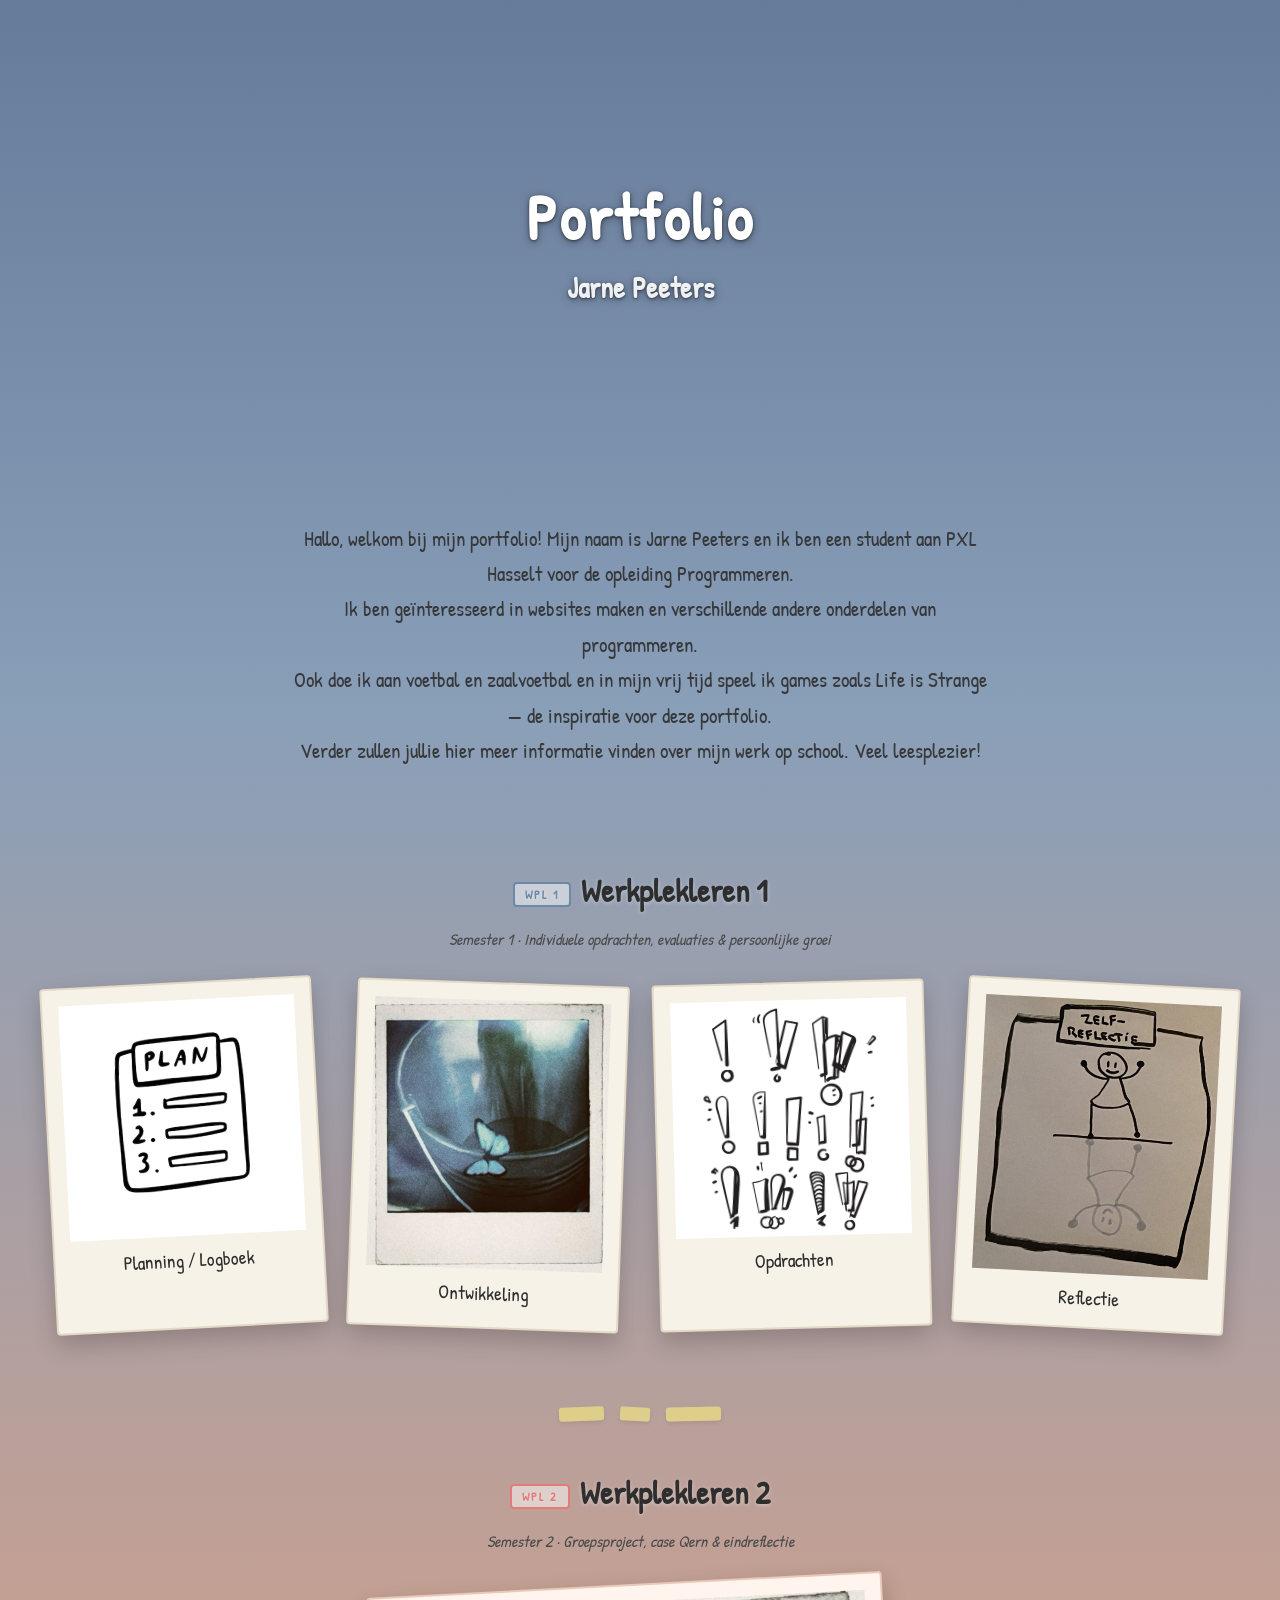
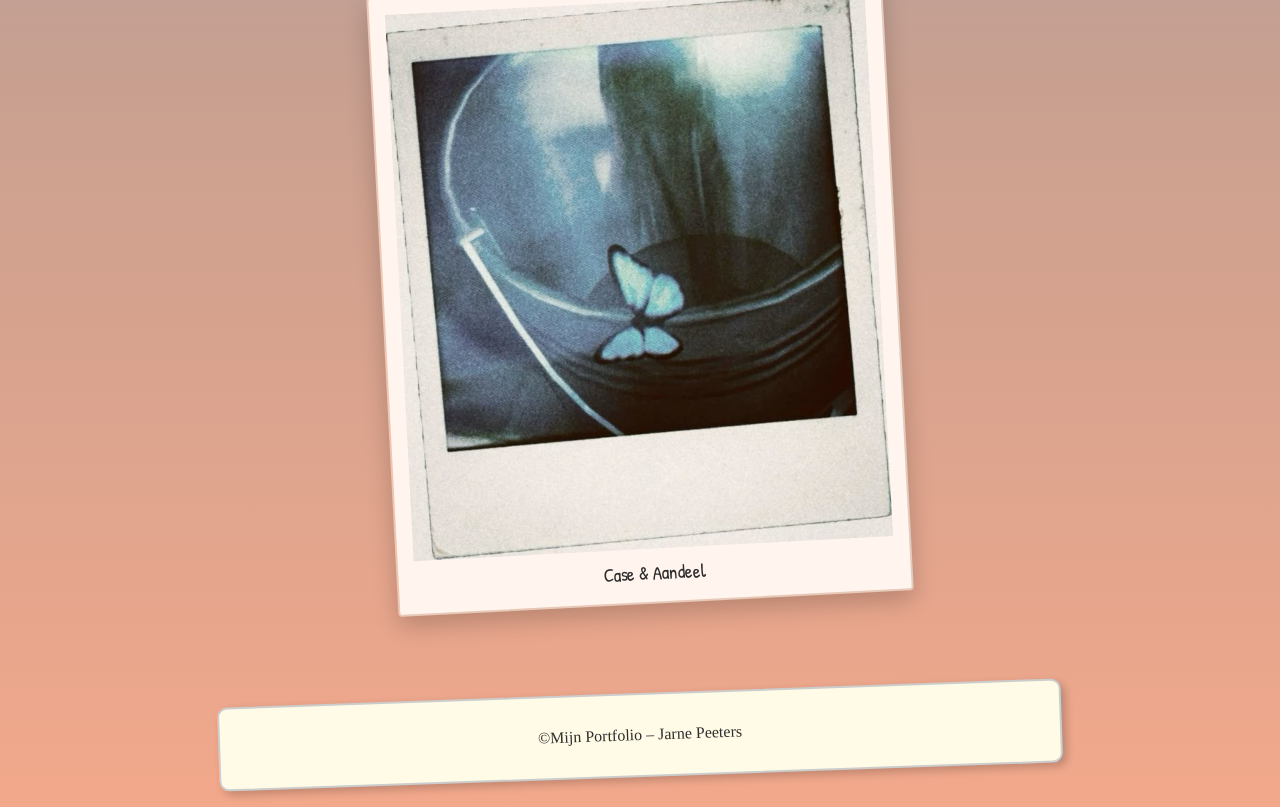
<file: index.html>
<!DOCTYPE html>
<html lang="nl">
<head>
    <meta charset="UTF-8">
    <meta name="viewport" content="width=device-width, initial-scale=1.0">
    <title>Portfolio – Jarne Peeters</title>
    <link rel="icon" type="image/png" href="images/polaroid.png">
    <link rel="preconnect" href="https://fonts.googleapis.com">
    <link rel="preconnect" href="https://fonts.gstatic.com" crossorigin>
    <link href="https://fonts.googleapis.com/css2?family=Patrick+Hand&family=Permanent+Marker&family=Kalam&display=swap" rel="stylesheet">
    <link rel="stylesheet" href="index.css">
</head>
<body>

<section class="hero">
    <h1>Portfolio</h1>
    <h2>Jarne Peeters</h2>
</section>

<section class="inleiding">
    <p class="tagline">
        Hallo, welkom bij mijn portfolio! Mijn naam is Jarne Peeters en ik ben een student aan PXL Hasselt voor de opleiding Programmeren.
        <br>Ik ben geïnteresseerd in websites maken en verschillende andere onderdelen van programmeren.
        <br>Ook doe ik aan voetbal en zaalvoetbal en in mijn vrij tijd speel ik games zoals Life is Strange — de inspiratie voor deze portfolio.
        <br>Verder zullen jullie hier meer informatie vinden over mijn werk op school. Veel leesplezier!
    </p>
</section>

<div class="chapter-header">
    <h2><span class="chapter-stamp">WPL 1</span>Werkplekleren 1</h2>
</div>
<p class="chapter-note">Semester 1 · Individuele opdrachten, evaluaties &amp; persoonlijke groei</p>

<section class="polaroid-grid">

    <a href="Logboek.html" class="polaroid">
        <img src="images/Planning.JPG" alt="Planning en logboek">
        <div class="caption">Planning / Logboek</div>
    </a>

    <a href="Ontwikkeling.html" class="polaroid">
        <img src="images/butterfly_effect.jpg" alt="Ontwikkeling">
        <div class="caption">Ontwikkeling</div>
    </a>

    <a href="Opdrachten.html" class="polaroid">
        <img src="images/quest.jpg" alt="Opdrachten">
        <div class="caption">Opdrachten</div>
    </a>

    <a href="Reflectie.html" class="polaroid">
        <img src="images/Reflectie.jpg" alt="Reflectie">
        <div class="caption">Reflectie</div>
    </a>

</section>

<div class="spacer-tape">
    <div class="tape-bit"></div>
    <div class="tape-bit"></div>
    <div class="tape-bit"></div>
</div>

<div class="chapter-header">
    <h2><span class="chapter-stamp wpl2">WPL 2</span>Werkplekleren 2</h2>
</div>
<p class="chapter-note">Semester 2 · Groepsproject, case Qern &amp; eindreflectie</p>

<section class="polaroid-grid polaroid-grid--small">

    <a href="wpl2.html" class="polaroid polaroid-wpl2">
        <img src="images/butterfly_effect.jpg" alt="WPL2 Case en Aandeel">
        <div class="caption">Case &amp; Aandeel</div>
    </a>

</section>

<footer class="lis-footer">
    <p>©Mijn Portfolio – Jarne Peeters</p>
</footer>

</body>
</html>
</file>
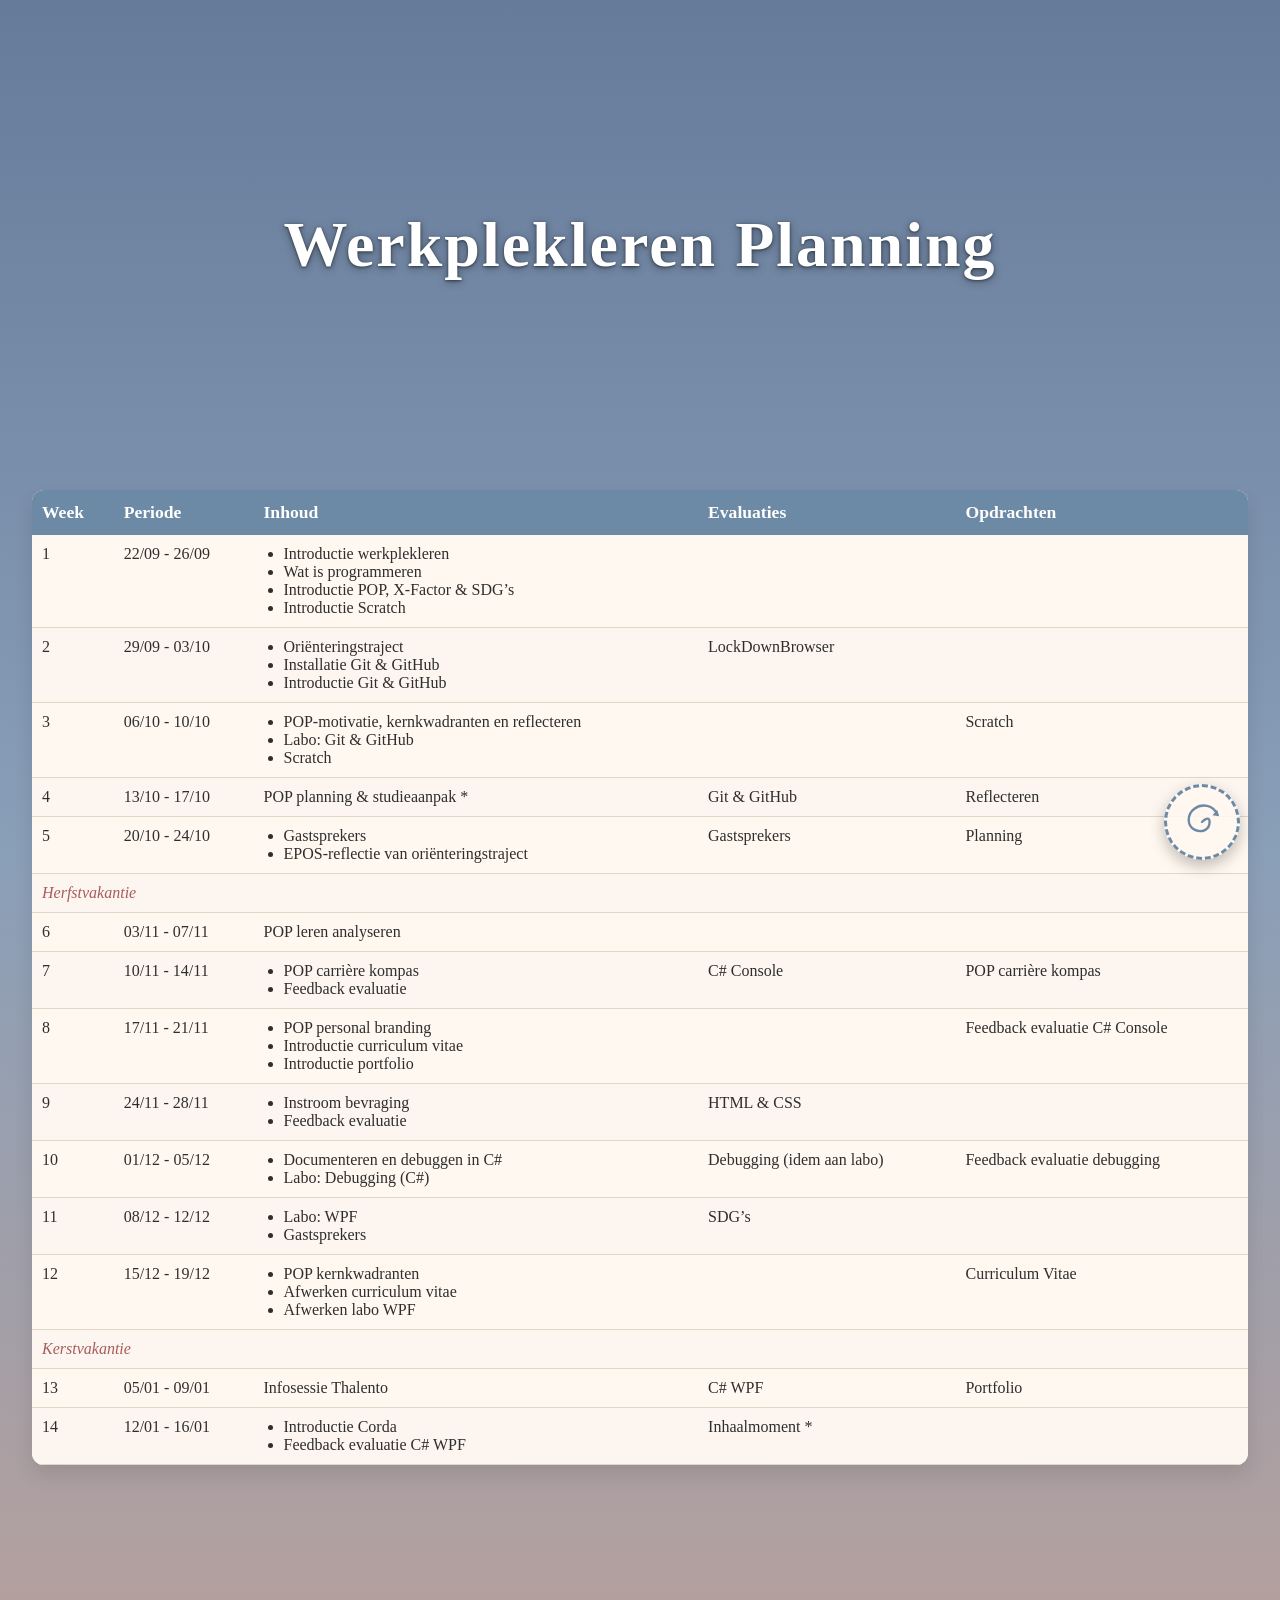
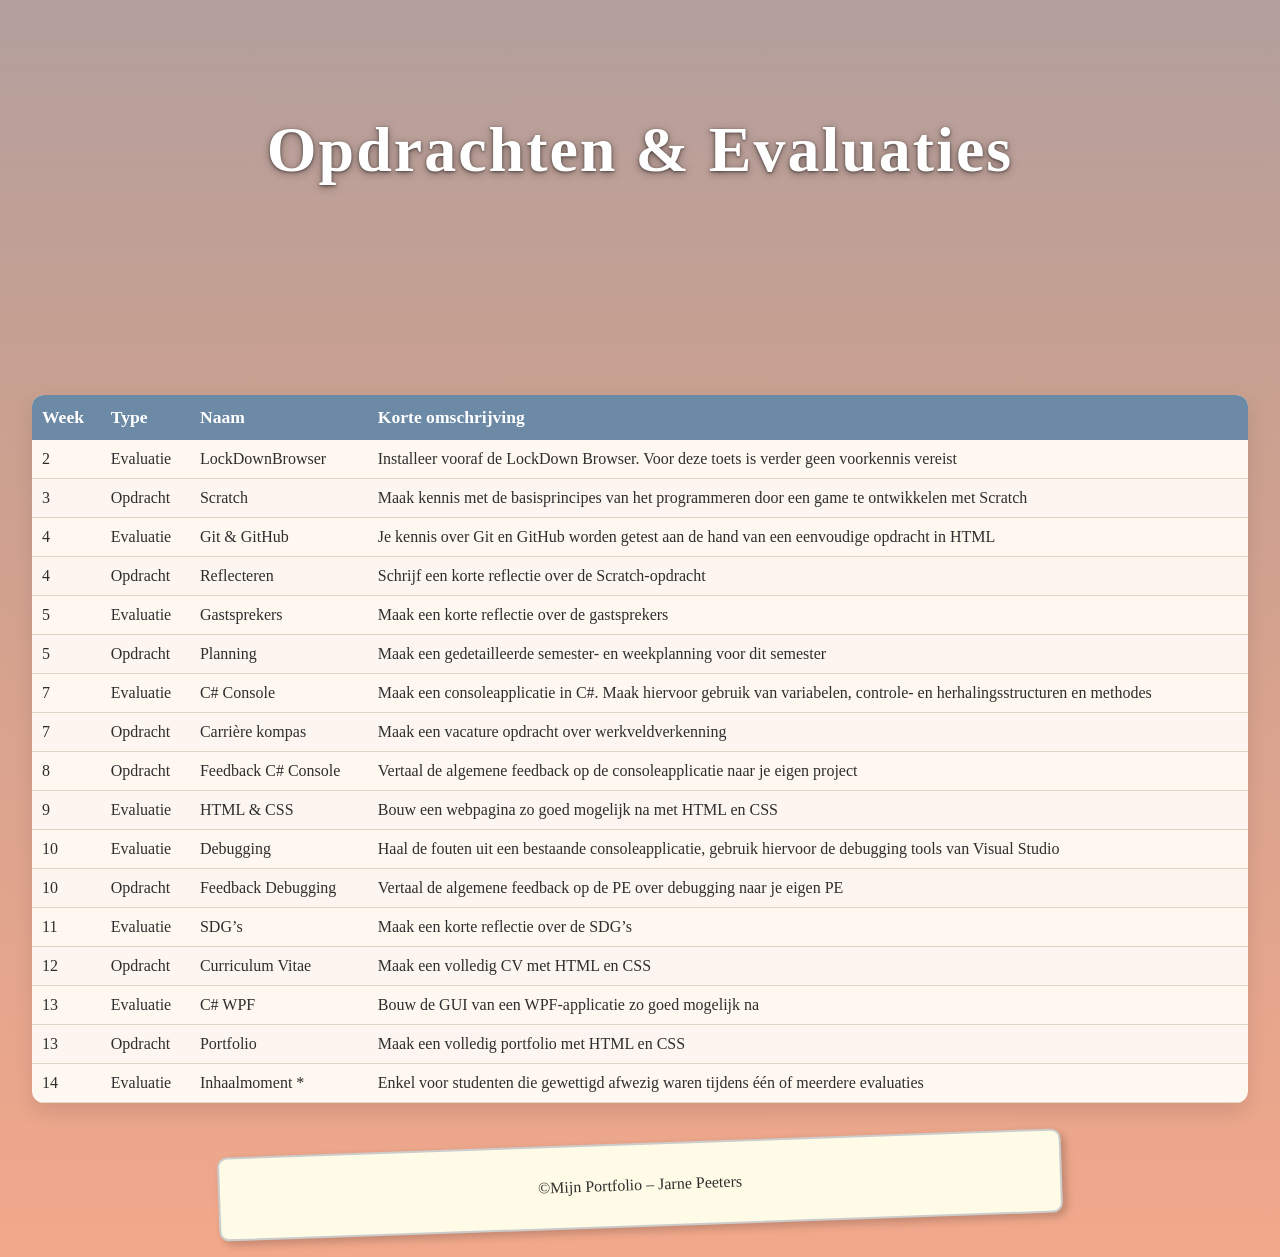
<file: Logboek.html>
<!DOCTYPE html>
<html lang="nl">
<head>
    <meta charset="UTF-8">
    <meta name="viewport" content="width=device-width, initial-scale=1.0">
    <title>Logboek</title>
    <link rel="stylesheet" href="index.css">
    <link rel="icon" type="image/png" href="images/polaroid.png">

</head>
<body>
    <a href="index.html" class="rewind-button-lis" title="Terug naar home">
        <span class="arrow"><svg viewBox="0 0 40 40" fill="none" xmlns="http://www.w3.org/2000/svg"><path d="M20 20 C20 20, 28 12, 28 20 C28 28, 20 32, 12 28 C4 24, 4 12, 12 6 C20 0, 32 2, 36 12" stroke="#6c89a5" stroke-width="2.5" stroke-linecap="round" fill="none"/><polygon points="36,7 38,14 31,13" fill="#6c89a5"/></svg></span>
    </a>
    <h1 class="hero">Werkplekleren Planning</h1>
        <table class="schedule-table">
            <thead>
            <tr>
                <th>Week</th>
                <th>Periode</th>
                <th>Inhoud</th>
                <th>Evaluaties</th>
                <th>Opdrachten</th>
            </tr>
            </thead>
            <tbody>
            <tr>
                <td>1</td>
                <td>22/09 - 26/09</td>
                <td>
                    <ul>
                        <li>Introductie werkplekleren</li>
                        <li>Wat is programmeren</li>
                        <li>Introductie POP, X-Factor & SDG’s</li>
                        <li>Introductie Scratch</li>
                    </ul>
                </td>
                <td></td>
                <td></td>
            </tr>
            <tr>
                <td>2</td>
                <td>29/09 - 03/10</td>
                <td>
                    <ul>
                        <li>Oriënteringstraject</li>
                        <li>Installatie Git & GitHub</li>
                        <li>Introductie Git & GitHub</li>
                    </ul>
                </td>
                <td>LockDownBrowser</td>
                <td></td>
            </tr>
            <tr>
                <td>3</td>
                <td>06/10 - 10/10</td>
                <td>
                    <ul>
                        <li>POP-motivatie, kernkwadranten en reflecteren</li>
                        <li>Labo: Git & GitHub</li>
                        <li>Scratch</li>
                    </ul>
                </td>
                <td></td>
                <td>Scratch</td>
            </tr>
            <tr>
                <td>4</td>
                <td>13/10 - 17/10</td>
                <td>POP planning & studieaanpak *</td>
                <td>Git & GitHub</td>
                <td>Reflecteren</td>
            </tr>
            <tr>
                <td>5</td>
                <td>20/10 - 24/10</td>
                <td>
                    <ul>
                        <li>Gastsprekers</li>
                        <li>EPOS-reflectie van oriënteringstraject</li>
                    </ul>
                </td>
                <td>Gastsprekers</td>
                <td>Planning</td>
            </tr>
            <tr>
                <td colspan="5"><em>Herfstvakantie</em></td>
            </tr>
            <tr>
                <td>6</td>
                <td>03/11 - 07/11</td>
                <td>POP leren analyseren</td>
                <td></td>
                <td></td>
            </tr>
            <tr>
                <td>7</td>
                <td>10/11 - 14/11</td>
                <td>
                    <ul>
                        <li>POP carrière kompas</li>
                        <li>Feedback evaluatie</li>
                    </ul>
                </td>
                <td>C# Console</td>
                <td>POP carrière kompas</td>
            </tr>
            <tr>
                <td>8</td>
                <td>17/11 - 21/11</td>
                <td>
                    <ul>
                        <li>POP personal branding</li>
                        <li>Introductie curriculum vitae</li>
                        <li>Introductie portfolio</li>
                    </ul>
                </td>
                <td></td>
                <td>Feedback evaluatie C# Console</td>
            </tr>
            <tr>
                <td>9</td>
                <td>24/11 - 28/11</td>
                <td>
                    <ul>
                        <li>Instroom bevraging</li>
                        <li>Feedback evaluatie</li>
                    </ul>
                </td>
                <td>HTML & CSS</td>
                <td></td>
            </tr>
            <tr>
                <td>10</td>
                <td>01/12 - 05/12</td>
                <td>
                    <ul>
                        <li>Documenteren en debuggen in C#</li>
                        <li>Labo: Debugging (C#)</li>
                    </ul>
                </td>
                <td>Debugging (idem aan labo)</td>
                <td>Feedback evaluatie debugging</td>
            </tr>
            <tr>
                <td>11</td>
                <td>08/12 - 12/12</td>
                <td>
                    <ul>
                        <li>Labo: WPF</li>
                        <li>Gastsprekers</li>
                    </ul>
                </td>
                <td>SDG’s</td>
                <td></td>
            </tr>
            <tr>
                <td>12</td>
                <td>15/12 - 19/12</td>
                <td>
                    <ul>
                        <li>POP kernkwadranten</li>
                        <li>Afwerken curriculum vitae</li>
                        <li>Afwerken labo WPF</li>
                    </ul>
                </td>
                <td></td>
                <td>Curriculum Vitae</td>
            </tr>
            <tr>
                <td colspan="5"><em>Kerstvakantie</em></td>
            </tr>
            <tr>
                <td>13</td>
                <td>05/01 - 09/01</td>
                <td>Infosessie Thalento</td>
                <td>C# WPF</td>
                <td>Portfolio</td>
            </tr>
            <tr>
                <td>14</td>
                <td>12/01 - 16/01</td>
                <td>
                    <ul>
                        <li>Introductie Corda</li>
                        <li>Feedback evaluatie C# WPF</li>
                    </ul>
                </td>
                <td>Inhaalmoment *</td>
                <td></td>
            </tr>
            </tbody>
        </table>

        <h1 class="hero">Opdrachten & Evaluaties</h1>

        <table class="evaluation-table">
            <thead>
            <tr>
                <th>Week</th>
                <th>Type</th>
                <th>Naam</th>
                <th>Korte omschrijving</th>
            </tr>
            </thead>
            <tbody>
            <tr>
                <td>2</td>
                <td>Evaluatie</td>
                <td>LockDownBrowser</td>
                <td>Installeer vooraf de LockDown Browser. Voor deze toets is verder geen voorkennis vereist</td>
            </tr>
            <tr>
                <td>3</td>
                <td>Opdracht</td>
                <td>Scratch</td>
                <td>Maak kennis met de basisprincipes van het programmeren door een game te ontwikkelen met Scratch</td>
            </tr>
            <tr>
                <td>4</td>
                <td>Evaluatie</td>
                <td>Git & GitHub</td>
                <td>Je kennis over Git en GitHub worden getest aan de hand van een eenvoudige opdracht in HTML</td>
            </tr>
            <tr>
                <td>4</td>
                <td>Opdracht</td>
                <td>Reflecteren</td>
                <td>Schrijf een korte reflectie over de Scratch-opdracht</td>
            </tr>
            <tr>
                <td>5</td>
                <td>Evaluatie</td>
                <td>Gastsprekers</td>
                <td>Maak een korte reflectie over de gastsprekers</td>
            </tr>
            <tr>
                <td>5</td>
                <td>Opdracht</td>
                <td>Planning</td>
                <td>Maak een gedetailleerde semester- en weekplanning voor dit semester</td>
            </tr>
            <tr>
                <td>7</td>
                <td>Evaluatie</td>
                <td>C# Console</td>
                <td>Maak een consoleapplicatie in C#. Maak hiervoor gebruik van variabelen, controle- en herhalingsstructuren en methodes</td>
            </tr>
            <tr>
                <td>7</td>
                <td>Opdracht</td>
                <td>Carrière kompas</td>
                <td>Maak een vacature opdracht over werkveldverkenning</td>
            </tr>
            <tr>
                <td>8</td>
                <td>Opdracht</td>
                <td>Feedback C# Console</td>
                <td>Vertaal de algemene feedback op de consoleapplicatie naar je eigen project</td>
            </tr>
            <tr>
                <td>9</td>
                <td>Evaluatie</td>
                <td>HTML & CSS</td>
                <td>Bouw een webpagina zo goed mogelijk na met HTML en CSS</td>
            </tr>
            <tr>
                <td>10</td>
                <td>Evaluatie</td>
                <td>Debugging</td>
                <td>Haal de fouten uit een bestaande consoleapplicatie, gebruik hiervoor de debugging tools van Visual Studio</td>
            </tr>
            <tr>
                <td>10</td>
                <td>Opdracht</td>
                <td>Feedback Debugging</td>
                <td>Vertaal de algemene feedback op de PE over debugging naar je eigen PE</td>
            </tr>
            <tr>
                <td>11</td>
                <td>Evaluatie</td>
                <td>SDG’s</td>
                <td>Maak een korte reflectie over de SDG’s</td>
            </tr>
            <tr>
                <td>12</td>
                <td>Opdracht</td>
                <td>Curriculum Vitae</td>
                <td>Maak een volledig CV met HTML en CSS</td>
            </tr>
            <tr>
                <td>13</td>
                <td>Evaluatie</td>
                <td>C# WPF</td>
                <td>Bouw de GUI van een WPF-applicatie zo goed mogelijk na</td>
            </tr>
            <tr>
                <td>13</td>
                <td>Opdracht</td>
                <td>Portfolio</td>
                <td>Maak een volledig portfolio met HTML en CSS</td>
            </tr>
            <tr>
                <td>14</td>
                <td>Evaluatie</td>
                <td>Inhaalmoment *</td>
                <td>Enkel voor studenten die gewettigd afwezig waren tijdens één of meerdere evaluaties</td>
            </tr>
            </tbody>
        </table>
    <footer class="lis-footer">
        <p>©Mijn Portfolio – Jarne Peeters</p>
    </footer>

</body>
</html>
</file>
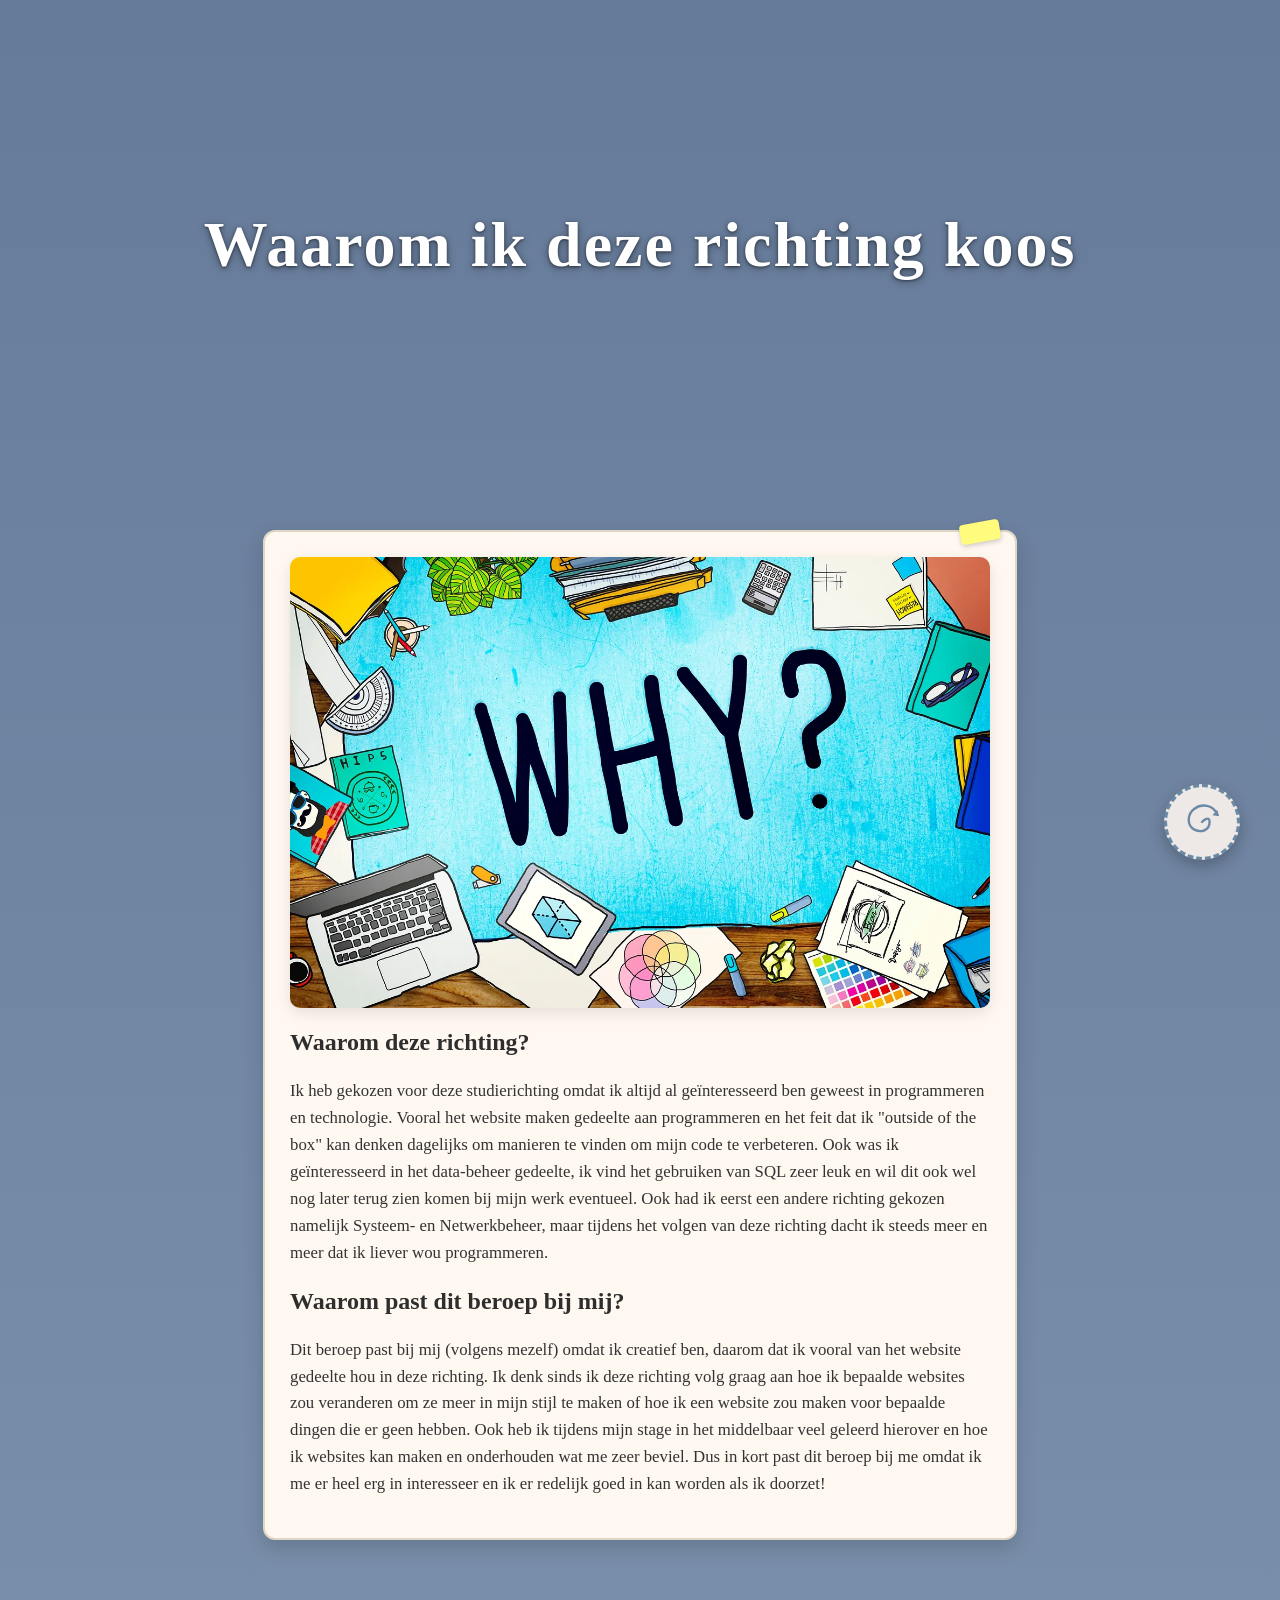
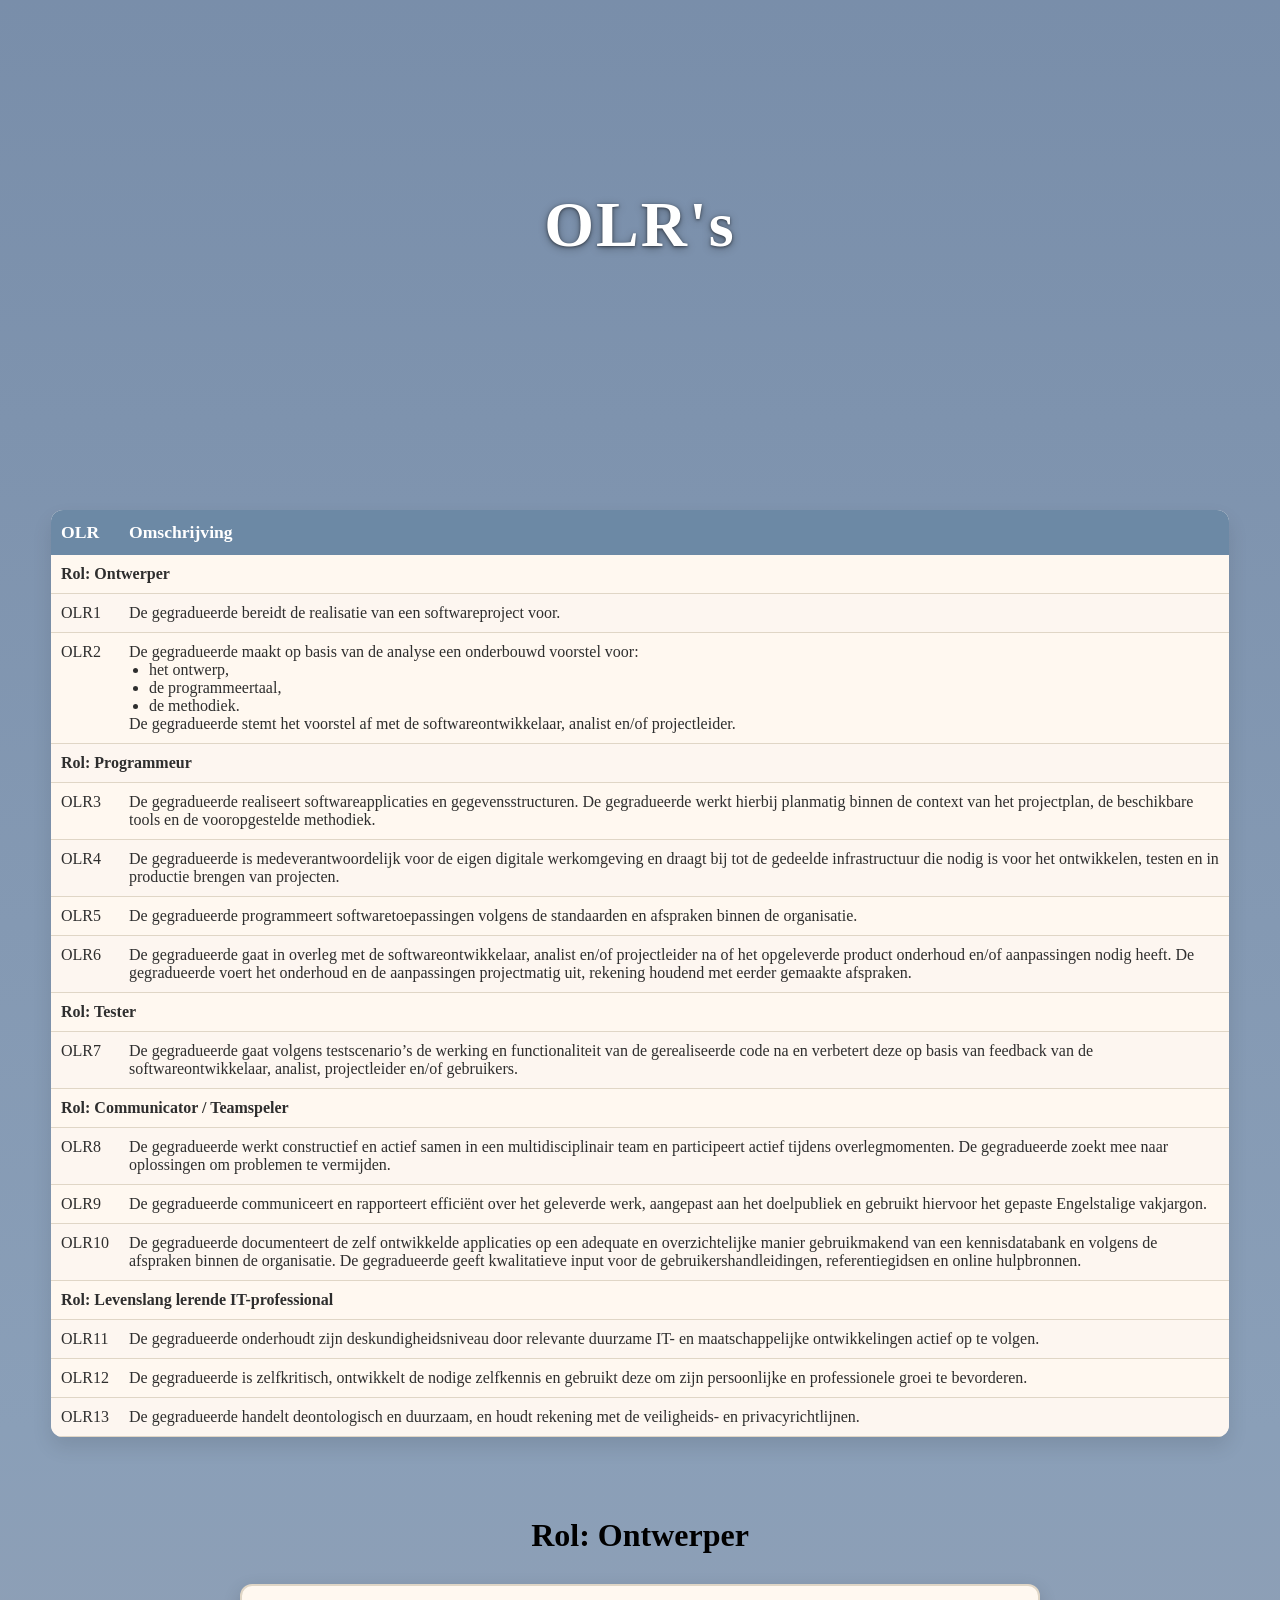
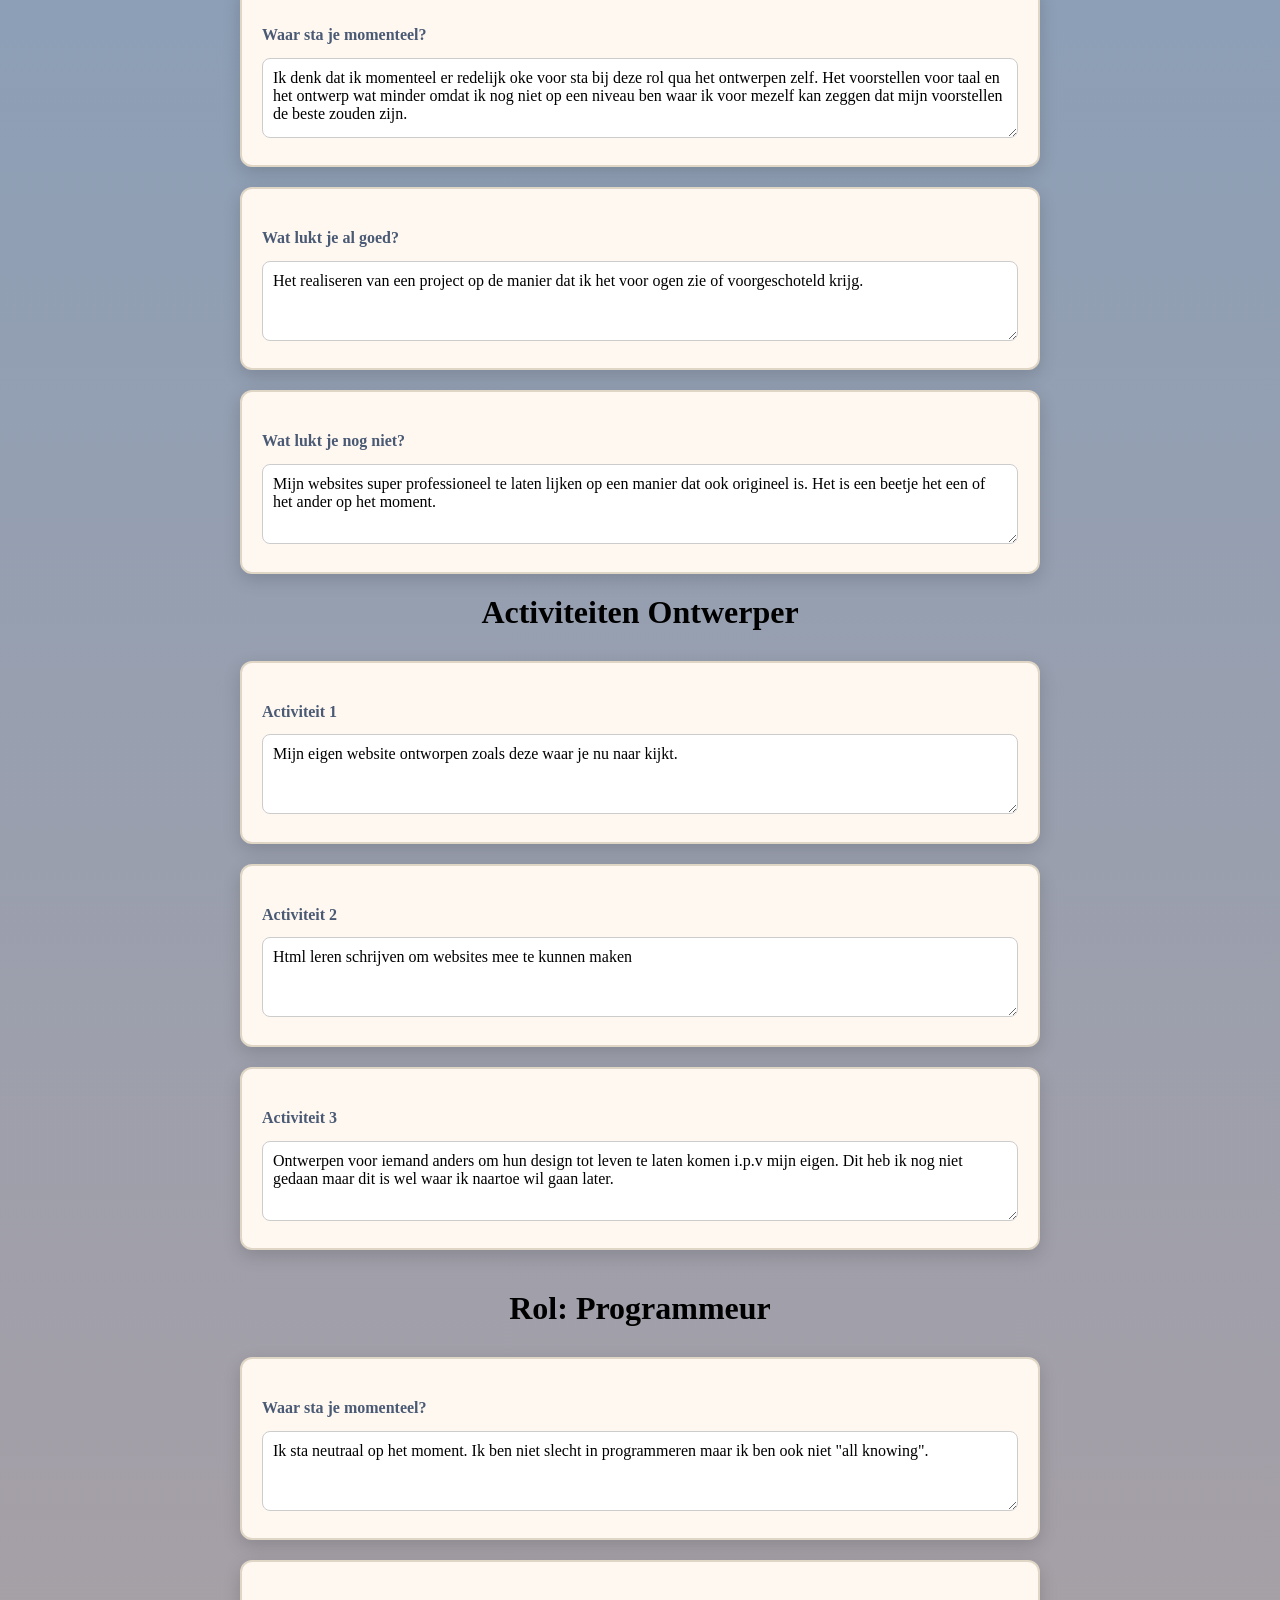
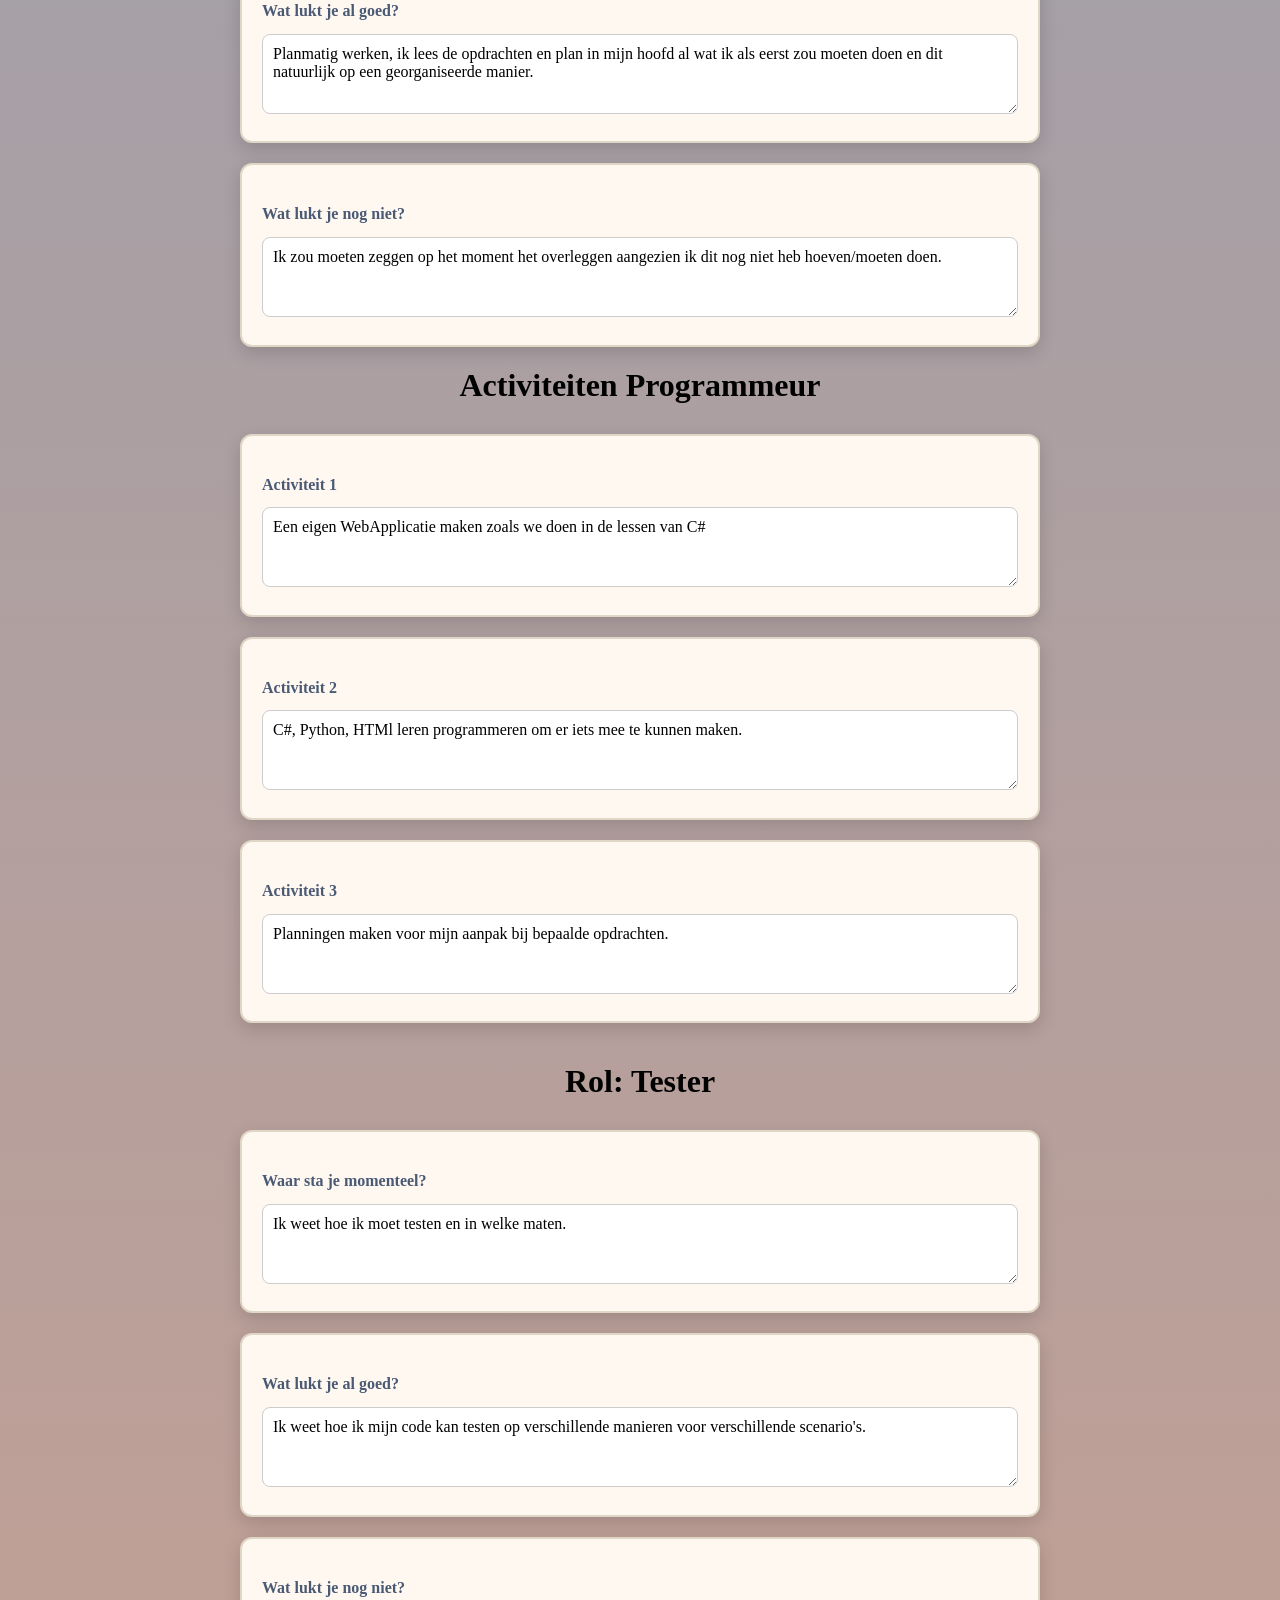
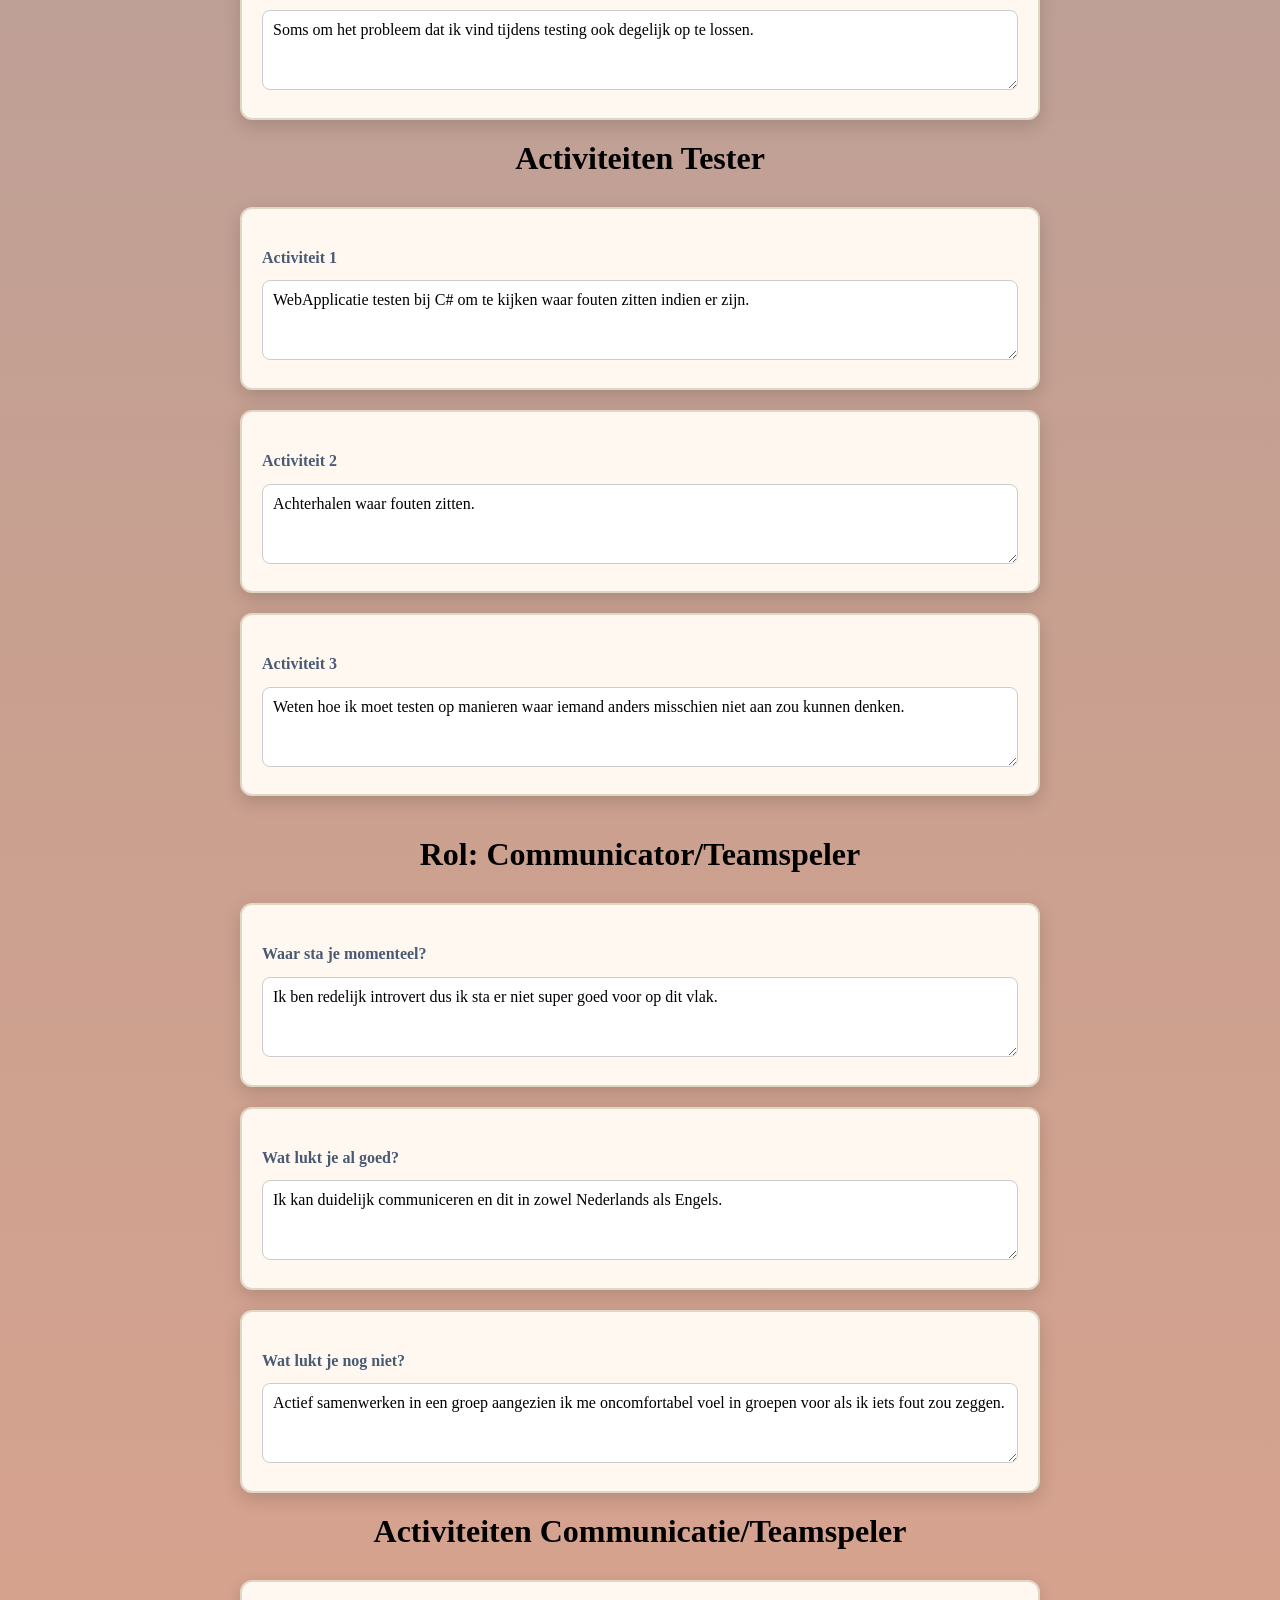
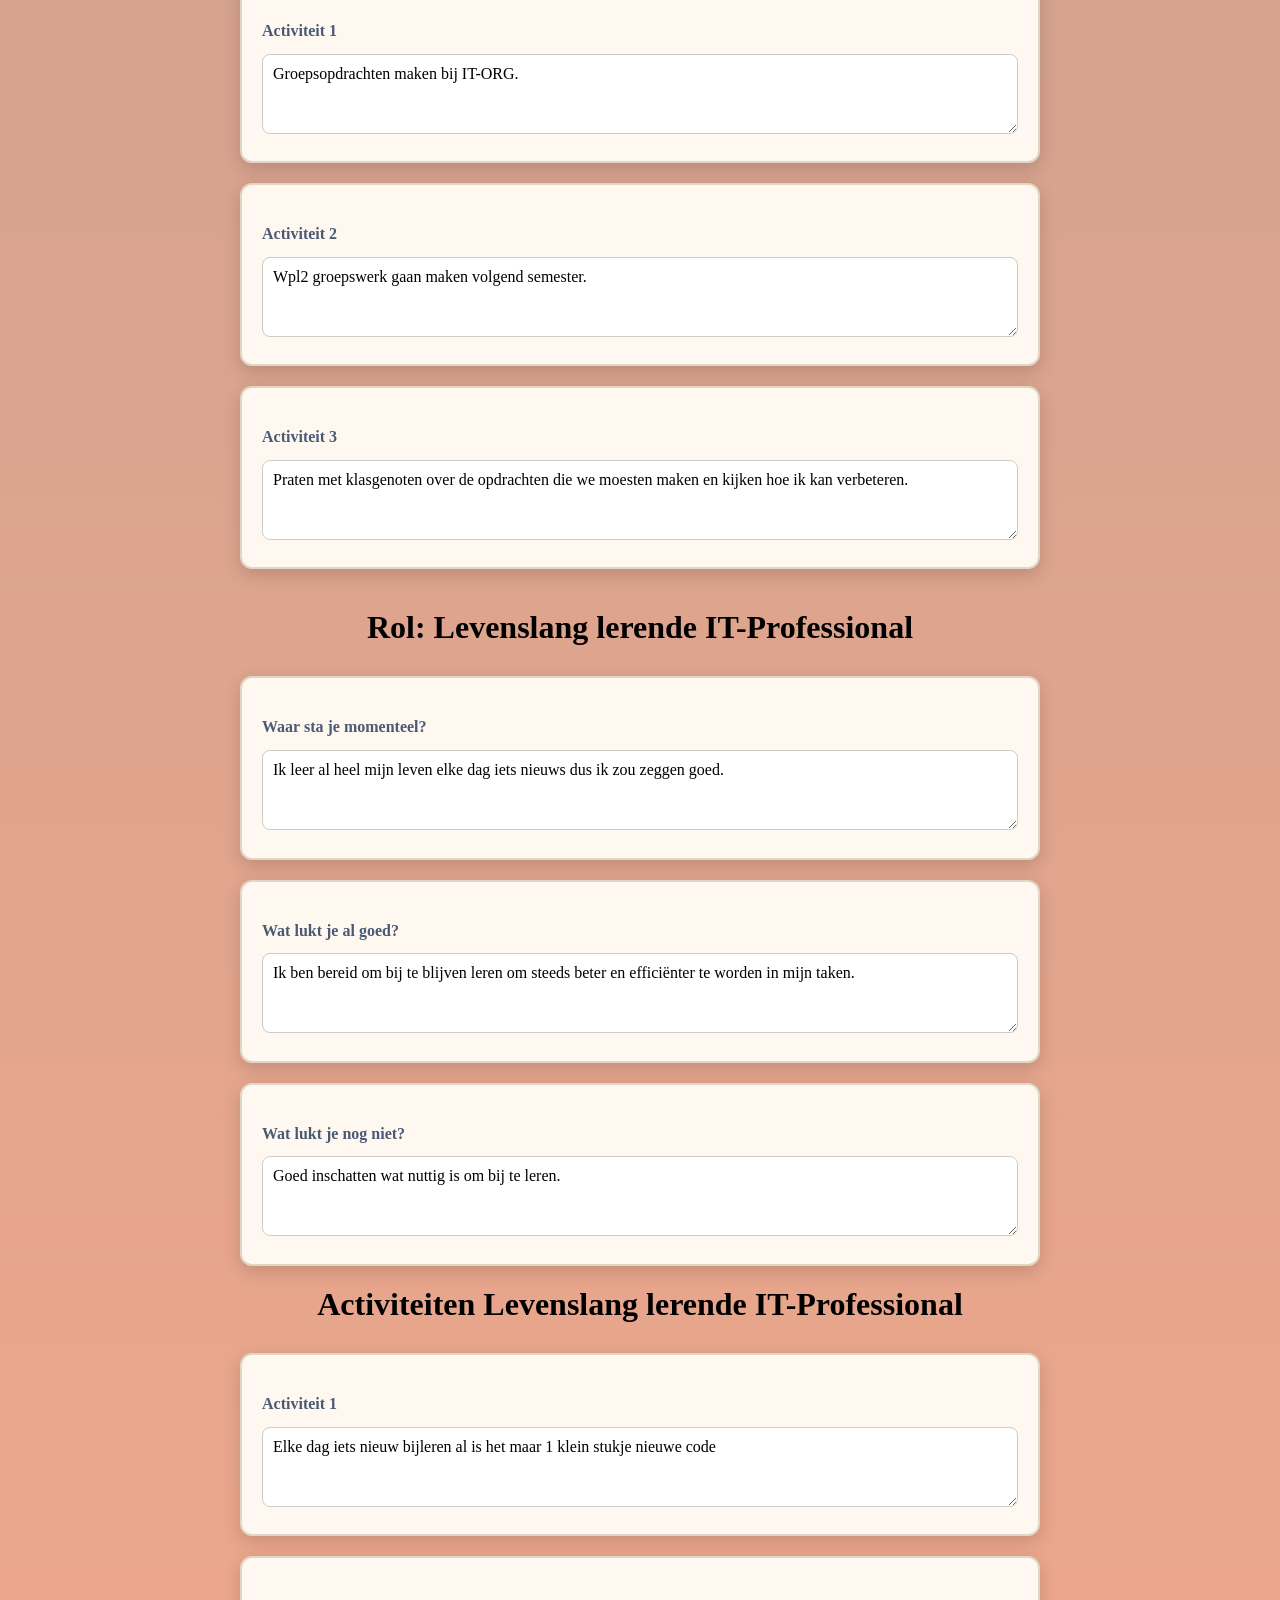
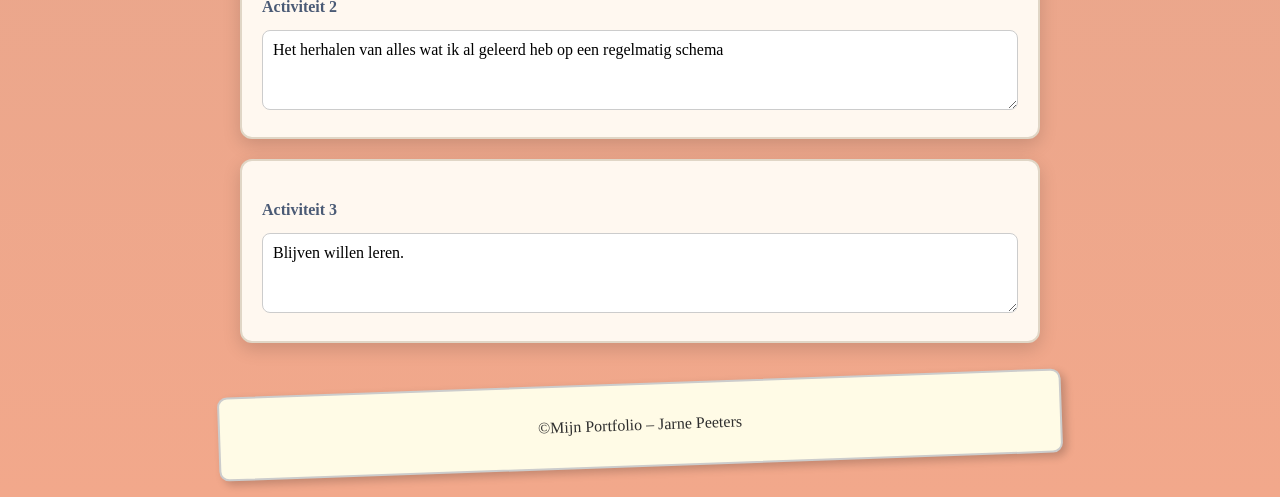
<file: Ontwikkeling.html>
<!DOCTYPE html>
<html lang="nl">
<head>
    <meta charset="UTF-8">
    <meta name="viewport" content="width=device-width, initial-scale=1.0">
    <title>Ontwikkeling</title>
    <link rel="stylesheet" href="index.css">
    <link rel="icon" type="image/png" href="images/polaroid.png">
</head>
<body>
    <h1 class="hero">Waarom ik deze richting koos</h1>

    <section class="journal-entry">
        <div class="polaroid">
            <img src="images/polaroid_wall.jpg" alt="Inspirerende afbeelding">
            <h2>Waarom deze richting?</h2>
            <p>
                Ik heb gekozen voor deze studierichting omdat ik altijd al geïnteresseerd ben geweest in programmeren en technologie.
                Vooral het website maken gedeelte aan programmeren en het feit dat ik "outside of the box" kan denken dagelijks om manieren te vinden om mijn code te verbeteren.
                Ook was ik geïnteresseerd in het data-beheer gedeelte, ik vind het gebruiken van SQL zeer leuk en wil dit ook wel nog later terug zien komen bij mijn werk eventueel.
                Ook had ik eerst een andere richting gekozen namelijk Systeem- en Netwerkbeheer, maar tijdens het volgen van deze richting dacht ik steeds meer en meer dat ik liever wou programmeren.

            </p>

            <h2>Waarom past dit beroep bij mij?</h2>
            <p>Dit beroep past bij mij (volgens mezelf) omdat ik creatief ben, daarom dat ik vooral van het website gedeelte hou in deze richting.
                Ik denk sinds ik deze richting volg graag aan hoe ik bepaalde websites zou veranderen om ze meer in mijn stijl te maken of hoe ik een website zou maken voor bepaalde dingen die er geen hebben.
                Ook heb ik tijdens mijn stage in het middelbaar veel geleerd hierover en hoe ik websites kan maken en onderhouden wat me zeer beviel.
                Dus in kort past dit beroep bij me omdat ik me er heel erg in interesseer en ik er redelijk goed in kan worden als ik doorzet!
            </p>
        </div>
    </section>
    <h1 class="hero"> OLR's</h1>
    <section class="journal-entry">
        <table class="olr-table">
            <thead>
            <tr>
                <th>OLR</th>
                <th>Omschrijving</th>
            </tr>
            </thead>
            <tbody>
            <tr>
                <td colspan="2"><strong>Rol: Ontwerper</strong></td>
            </tr>
            <tr>
                <td>OLR1</td>
                <td>De gegradueerde bereidt de realisatie van een softwareproject voor.</td>
            </tr>
            <tr>
                <td>OLR2</td>
                <td>
                    De gegradueerde maakt op basis van de analyse een onderbouwd voorstel voor:
                    <ul>
                        <li>het ontwerp,</li>
                        <li>de programmeertaal,</li>
                        <li>de methodiek.</li>
                    </ul>
                    De gegradueerde stemt het voorstel af met de softwareontwikkelaar, analist en/of projectleider.
                </td>
            </tr>

            <tr>
                <td colspan="2"><strong>Rol: Programmeur</strong></td>
            </tr>
            <tr>
                <td>OLR3</td>
                <td>
                    De gegradueerde realiseert softwareapplicaties en gegevensstructuren.
                    De gegradueerde werkt hierbij planmatig binnen de context van het projectplan, de beschikbare tools en de vooropgestelde methodiek.
                </td>
            </tr>
            <tr>
                <td>OLR4</td>
                <td>
                    De gegradueerde is medeverantwoordelijk voor de eigen digitale werkomgeving en draagt bij tot de gedeelde infrastructuur die nodig is voor het ontwikkelen, testen en in productie brengen van projecten.
                </td>
            </tr>
            <tr>
                <td>OLR5</td>
                <td>De gegradueerde programmeert softwaretoepassingen volgens de standaarden en afspraken binnen de organisatie.</td>
            </tr>
            <tr>
                <td>OLR6</td>
                <td>
                    De gegradueerde gaat in overleg met de softwareontwikkelaar, analist en/of projectleider na of het opgeleverde product onderhoud en/of aanpassingen nodig heeft.
                    De gegradueerde voert het onderhoud en de aanpassingen projectmatig uit, rekening houdend met eerder gemaakte afspraken.
                </td>
            </tr>

            <tr>
                <td colspan="2"><strong>Rol: Tester</strong></td>
            </tr>
            <tr>
                <td>OLR7</td>
                <td>
                    De gegradueerde gaat volgens testscenario’s de werking en functionaliteit van de gerealiseerde code na en verbetert deze op basis van feedback van de softwareontwikkelaar, analist, projectleider en/of gebruikers.
                </td>
            </tr>

            <tr>
                <td colspan="2"><strong>Rol: Communicator / Teamspeler</strong></td>
            </tr>
            <tr>
                <td>OLR8</td>
                <td>
                    De gegradueerde werkt constructief en actief samen in een multidisciplinair team en participeert actief tijdens overlegmomenten.
                    De gegradueerde zoekt mee naar oplossingen om problemen te vermijden.
                </td>
            </tr>
            <tr>
                <td>OLR9</td>
                <td>
                    De gegradueerde communiceert en rapporteert efficiënt over het geleverde werk, aangepast aan het doelpubliek en gebruikt hiervoor het gepaste Engelstalige vakjargon.
                </td>
            </tr>
            <tr>
                <td>OLR10</td>
                <td>
                    De gegradueerde documenteert de zelf ontwikkelde applicaties op een adequate en overzichtelijke manier gebruikmakend van een kennisdatabank en volgens de afspraken binnen de organisatie.
                    De gegradueerde geeft kwalitatieve input voor de gebruikershandleidingen, referentiegidsen en online hulpbronnen.
                </td>
            </tr>

            <tr>
                <td colspan="2"><strong>Rol: Levenslang lerende IT-professional</strong></td>
            </tr>
            <tr>
                <td>OLR11</td>
                <td>
                    De gegradueerde onderhoudt zijn deskundigheidsniveau door relevante duurzame IT- en maatschappelijke ontwikkelingen actief op te volgen.
                </td>
            </tr>
            <tr>
                <td>OLR12</td>
                <td>
                    De gegradueerde is zelfkritisch, ontwikkelt de nodige zelfkennis en gebruikt deze om zijn persoonlijke en professionele groei te bevorderen.
                </td>
            </tr>
            <tr>
                <td>OLR13</td>
                <td>
                    De gegradueerde handelt deontologisch en duurzaam, en houdt rekening met de veiligheids- en privacyrichtlijnen.
                </td>
            </tr>
            </tbody>
        </table>

    </section>
    <section class="role-reflectie">
        <h2>Rol: Ontwerper</h2>

        <div class="reflectie-card">
            <p class="question"><strong>Waar sta je momenteel?</strong></p>
            <textarea aria-label="Waar sta je momenteel?">Ik denk dat ik momenteel er redelijk oke voor sta bij deze rol qua het ontwerpen zelf. Het voorstellen voor taal en het ontwerp wat minder omdat ik nog niet op een niveau ben waar ik voor mezelf kan zeggen dat mijn voorstellen de beste zouden zijn.</textarea>
        </div>

        <div class="reflectie-card">
            <p class="question"><strong>Wat lukt je al goed?</strong></p>
            <textarea aria-label="Wat lukt je al goed?">Het realiseren van een project op de manier dat ik het voor ogen zie of voorgeschoteld krijg.</textarea>
        </div>

        <div class="reflectie-card">
            <p class="question"><strong>Wat lukt je nog niet?</strong></p>
            <textarea aria-label="Wat lukt je nog niet?">Mijn websites super professioneel te laten lijken op een manier dat ook origineel is. Het is een beetje het een of het ander op het moment.</textarea>
        </div>
        <h2>Activiteiten Ontwerper</h2>
        <div class="reflectie-card">
                <p class="question"><strong>Activiteit 1</strong></p>
            <textarea aria-label="Activiteit 1">Mijn eigen website ontworpen zoals deze waar je nu naar kijkt.</textarea>
        </div>

        <div class="reflectie-card">
            <p class="question"><strong>Activiteit 2</strong></p>
            <textarea aria-label="Activiteit 2">Html leren schrijven om websites mee te kunnen maken</textarea>
        </div>

        <div class="reflectie-card">
            <p class="question"><strong>Activiteit 3</strong></p>
            <textarea aria-label="Activiteit 3">Ontwerpen voor iemand anders om hun design tot leven te laten komen i.p.v mijn eigen. Dit heb ik nog niet gedaan maar dit is wel waar ik naartoe wil gaan later.</textarea>
        </div>
    </section>

    <section class="role-reflectie">
        <h2>Rol: Programmeur</h2>

        <div class="reflectie-card">
            <p class="question"><strong>Waar sta je momenteel?</strong></p>
            <textarea aria-label="Waar sta je momenteel?">Ik sta neutraal op het moment. Ik ben niet slecht in programmeren maar ik ben ook niet "all knowing".</textarea>
        </div>

        <div class="reflectie-card">
            <p class="question"><strong>Wat lukt je al goed?</strong></p>
            <textarea aria-label="Wat lukt je al goed?">Planmatig werken, ik lees de opdrachten en plan in mijn hoofd al wat ik als eerst zou moeten doen en dit natuurlijk op een georganiseerde manier.</textarea>
        </div>

        <div class="reflectie-card">
            <p class="question"><strong>Wat lukt je nog niet?</strong></p>
            <textarea aria-label="Wat lukt je nog niet?">Ik zou moeten zeggen op het moment het overleggen aangezien ik dit nog niet heb hoeven/moeten doen.</textarea>
        </div>
        <h2>Activiteiten Programmeur</h2>
        <div class="reflectie-card">
            <p class="question"><strong>Activiteit 1</strong></p>
            <textarea aria-label="Activiteit 1">Een eigen WebApplicatie maken zoals we doen in de lessen van C#</textarea>
        </div>

        <div class="reflectie-card">
            <p class="question"><strong>Activiteit 2</strong></p>
            <textarea aria-label="Activiteit 2">C#, Python, HTMl leren programmeren om er iets mee te kunnen maken.</textarea>
        </div>

        <div class="reflectie-card">
            <p class="question"><strong>Activiteit 3</strong></p>
            <textarea aria-label="Activiteit 3">Planningen maken voor mijn aanpak bij bepaalde opdrachten.</textarea>
        </div>
    </section>

    <section class="role-reflectie">
        <h2>Rol: Tester</h2>

        <div class="reflectie-card">
            <p class="question"><strong>Waar sta je momenteel?</strong></p>
            <textarea aria-label="Waar sta je momenteel?">Ik weet hoe ik moet testen en in welke maten.</textarea>
        </div>

        <div class="reflectie-card">
            <p class="question"><strong>Wat lukt je al goed?</strong></p>
            <textarea aria-label="Wat lukt je al goed?">Ik weet hoe ik mijn code kan testen op verschillende manieren voor verschillende scenario's.</textarea>
        </div>

        <div class="reflectie-card">
            <p class="question"><strong>Wat lukt je nog niet?</strong></p>
            <textarea aria-label="Wat lukt je nog niet?">Soms om het probleem dat ik vind tijdens testing ook degelijk op te lossen.</textarea>
        </div>
        <h2>Activiteiten Tester</h2>
        <div class="reflectie-card">
            <p class="question"><strong>Activiteit 1</strong></p>
            <textarea aria-label="Activiteit 1">WebApplicatie testen bij C# om te kijken waar fouten zitten indien er zijn.</textarea>
        </div>

        <div class="reflectie-card">
            <p class="question"><strong>Activiteit 2</strong></p>
            <textarea aria-label="Activiteit 2">Achterhalen waar fouten zitten.</textarea>
        </div>

        <div class="reflectie-card">
            <p class="question"><strong>Activiteit 3</strong></p>
            <textarea aria-label="Activiteit 3">Weten hoe ik moet testen op manieren waar iemand anders misschien niet aan zou kunnen denken.</textarea>
        </div>
    </section>

    <section class="role-reflectie">
        <h2>Rol: Communicator/Teamspeler</h2>

        <div class="reflectie-card">
            <p class="question"><strong>Waar sta je momenteel?</strong></p>
            <textarea aria-label="Waar sta je momenteel?">Ik ben redelijk introvert dus ik sta er niet super goed voor op dit vlak.</textarea>
        </div>

        <div class="reflectie-card">
            <p class="question"><strong>Wat lukt je al goed?</strong></p>
            <textarea aria-label="Wat lukt je al goed?">Ik kan duidelijk communiceren en dit in zowel Nederlands als Engels.</textarea>
        </div>

        <div class="reflectie-card">
            <p class="question"><strong>Wat lukt je nog niet?</strong></p>
            <textarea aria-label="Wat lukt je nog niet?">Actief samenwerken in een groep aangezien ik me oncomfortabel voel in groepen voor als ik iets fout zou zeggen.</textarea>
        </div>
        <h2>Activiteiten Communicatie/Teamspeler</h2>
        <div class="reflectie-card">
            <p class="question"><strong>Activiteit 1</strong></p>
            <textarea aria-label="Activiteit 1">Groepsopdrachten maken bij IT-ORG.</textarea>
        </div>

        <div class="reflectie-card">
            <p class="question"><strong>Activiteit 2</strong></p>
            <textarea aria-label="Activiteit 2">Wpl2 groepswerk gaan maken volgend semester.</textarea>
        </div>

        <div class="reflectie-card">
            <p class="question"><strong>Activiteit 3</strong></p>
            <textarea aria-label="Activiteit 3">Praten met klasgenoten over de opdrachten die we moesten maken en kijken hoe ik kan verbeteren.</textarea>
        </div>
    </section>

    <section class="role-reflectie">
        <h2>Rol: Levenslang lerende IT-Professional</h2>

        <div class="reflectie-card">
            <p class="question"><strong>Waar sta je momenteel?</strong></p>
            <textarea aria-label="Waar sta je momenteel?">Ik leer al heel mijn leven elke dag iets nieuws dus ik zou zeggen goed.</textarea>
        </div>

        <div class="reflectie-card">
            <p class="question"><strong>Wat lukt je al goed?</strong></p>
            <textarea aria-label="Wat lukt je al goed?">Ik ben bereid om bij te blijven leren om steeds beter en efficiënter te worden in mijn taken.</textarea>
        </div>

        <div class="reflectie-card">
            <p class="question"><strong>Wat lukt je nog niet?</strong></p>
            <textarea aria-label="Wat lukt je nog niet?">Goed inschatten wat nuttig is om bij te leren.</textarea>
        </div>
        <h2>Activiteiten Levenslang lerende IT-Professional</h2>
        <div class="reflectie-card">
            <p class="question"><strong>Activiteit 1</strong></p>
            <textarea aria-label="Activiteit 1">Elke dag iets nieuw bijleren al is het maar 1 klein stukje nieuwe code</textarea>
        </div>

        <div class="reflectie-card">
            <p class="question"><strong>Activiteit 2</strong></p>
            <textarea aria-label="Activiteit 2">Het herhalen van alles wat ik al geleerd heb op een regelmatig schema</textarea>
        </div>

        <div class="reflectie-card">
            <p class="question"><strong>Activiteit 3</strong></p>
            <textarea aria-label="Activiteit 3">Blijven willen leren.</textarea>
        </div>
    </section>


    <a href="index.html" class="rewind-button-lis" title="Terug naar home">
        <span class="arrow"><svg viewBox="0 0 40 40" fill="none" xmlns="http://www.w3.org/2000/svg"><path d="M20 20 C20 20, 28 12, 28 20 C28 28, 20 32, 12 28 C4 24, 4 12, 12 6 C20 0, 32 2, 36 12" stroke="#6c89a5" stroke-width="2.5" stroke-linecap="round" fill="none"/><polygon points="36,7 38,14 31,13" fill="#6c89a5"/></svg></span>
    </a>

    <footer class="lis-footer">
        <p>©Mijn Portfolio – Jarne Peeters</p>
    </footer>

</body>
</html>
</file>
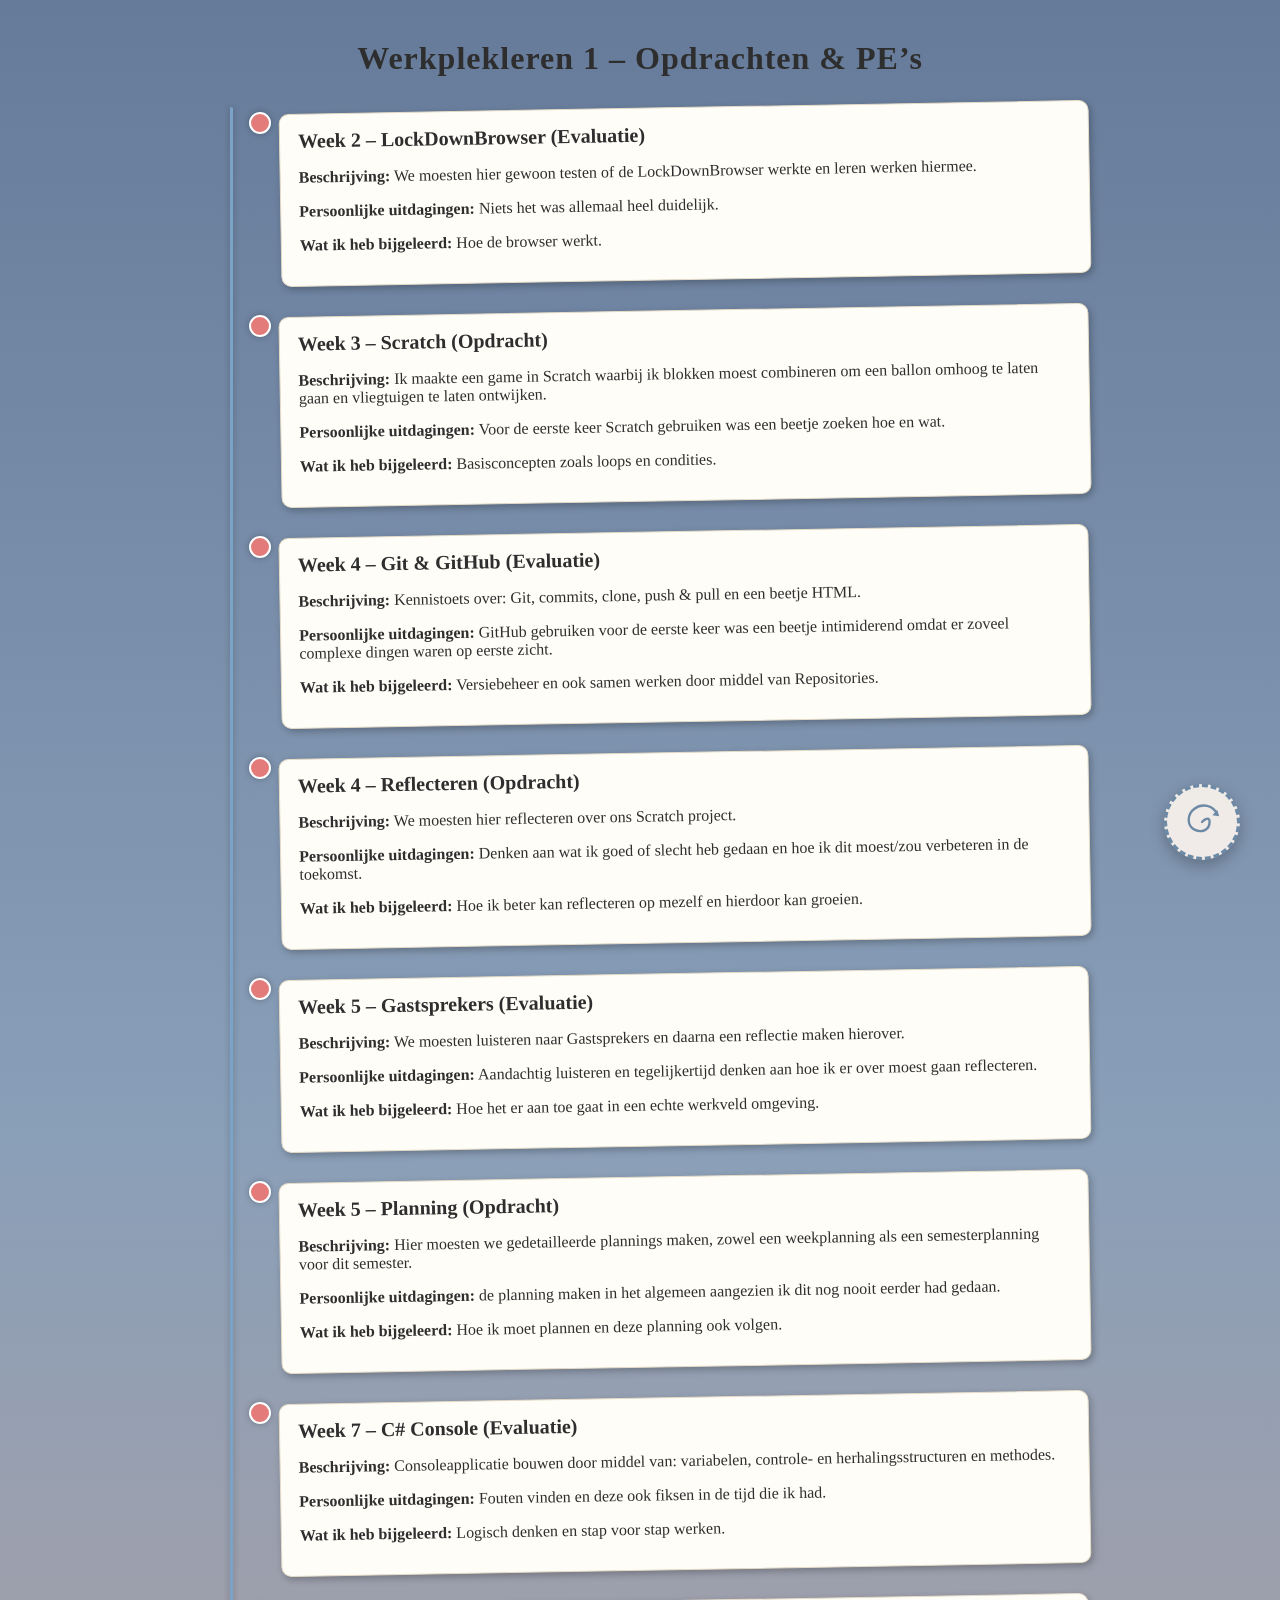
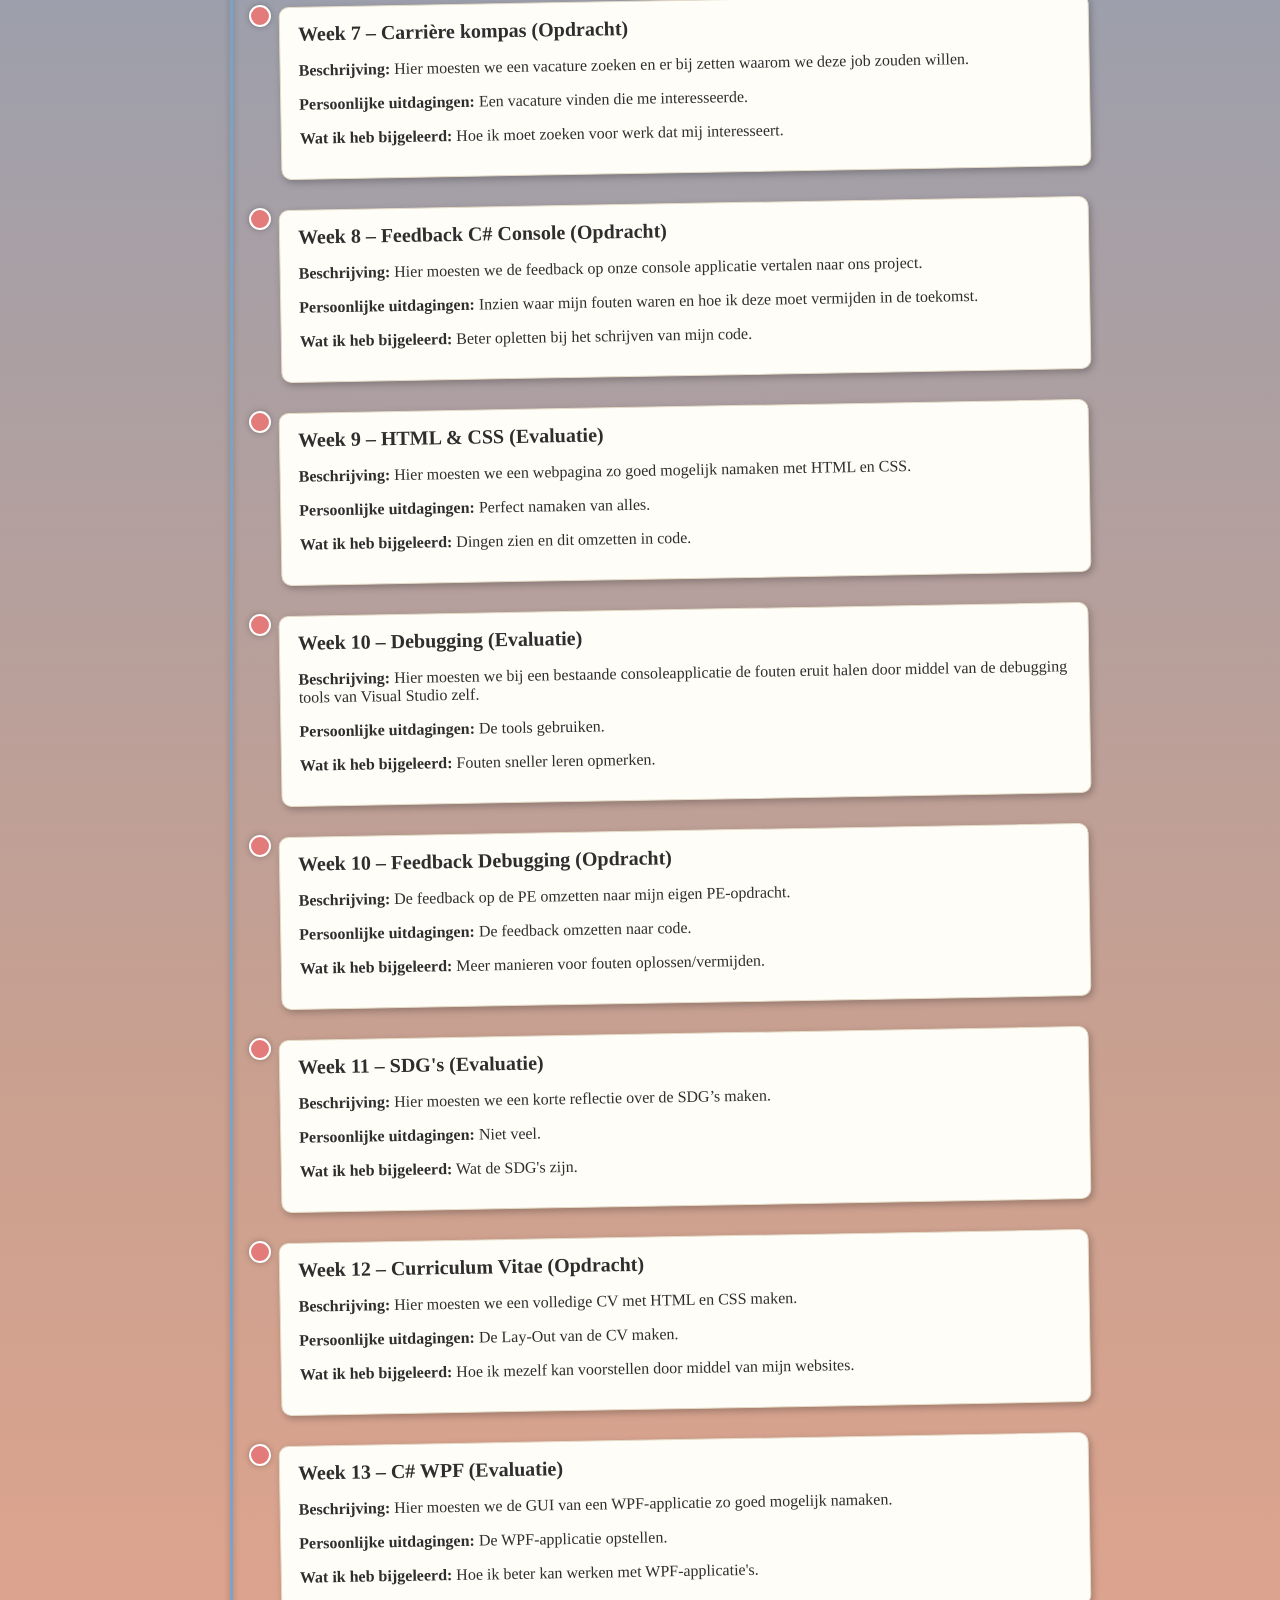
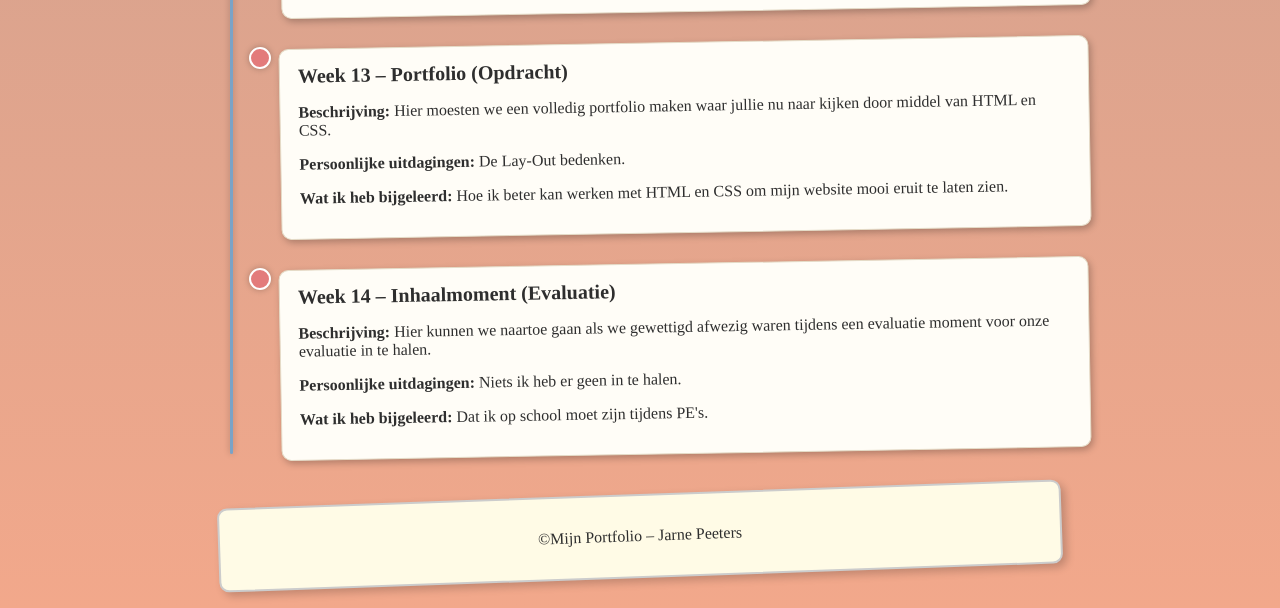
<file: Opdrachten.html>
<!DOCTYPE html>
<html lang="en">
<head>
    <meta charset="UTF-8">
    <meta name="viewport" content="width=device-width, initial-scale=1.0">
    <title>Opdrachten</title>
    <link rel="stylesheet" href="index.css">
    <link rel="icon" type="image/png" href="images/polaroid.png">
</head>
<body>
    <section class="lis-timeline">
        <h1>Werkplekleren 1 – Opdrachten & PE’s</h1>

        <div class="timeline">

            <div class="timeline-item">
                <div class="timeline-dot"></div>
                <div class="timeline-content">
                    <h2>Week 2 – LockDownBrowser (Evaluatie)</h2>
                    <p><strong>Beschrijving:</strong> We moesten hier gewoon testen of de LockDownBrowser werkte en leren werken hiermee.</p>
                    <p><strong>Persoonlijke uitdagingen:</strong> Niets het was allemaal heel duidelijk.</p>
                    <p><strong>Wat ik heb bijgeleerd:</strong> Hoe de browser werkt.</p>
                </div>
            </div>

            <div class="timeline-item">
                <div class="timeline-dot"></div>
                <div class="timeline-content">
                    <h2>Week 3 – Scratch (Opdracht)</h2>
                    <p><strong>Beschrijving:</strong> Ik maakte een game in Scratch waarbij ik blokken moest combineren om een ballon omhoog te laten gaan en vliegtuigen te laten ontwijken.</p>
                    <p><strong>Persoonlijke uitdagingen:</strong> Voor de eerste keer Scratch gebruiken was een beetje zoeken hoe en wat.</p>
                    <p><strong>Wat ik heb bijgeleerd:</strong> Basisconcepten zoals loops en condities.</p>
                </div>
            </div>

            <div class="timeline-item">
                <div class="timeline-dot"></div>
                <div class="timeline-content">
                    <h2>Week 4 – Git & GitHub (Evaluatie)</h2>
                    <p><strong>Beschrijving:</strong> Kennistoets over: Git, commits, clone, push & pull en een beetje HTML.</p>
                    <p><strong>Persoonlijke uitdagingen:</strong> GitHub gebruiken voor de eerste keer was een beetje intimiderend omdat er zoveel complexe dingen waren op eerste zicht.</p>
                    <p><strong>Wat ik heb bijgeleerd:</strong> Versiebeheer en ook samen werken door middel van Repositories.</p>
                </div>
            </div>

            <div class="timeline-item">
                <div class="timeline-dot"></div>
                <div class="timeline-content">
                    <h2>Week 4 – Reflecteren (Opdracht)</h2>
                    <p><strong>Beschrijving:</strong> We moesten hier reflecteren over ons Scratch project.</p>
                    <p><strong>Persoonlijke uitdagingen:</strong> Denken aan wat ik goed of slecht heb gedaan en hoe ik dit moest/zou verbeteren in de toekomst.</p>
                    <p><strong>Wat ik heb bijgeleerd:</strong> Hoe ik beter kan reflecteren op mezelf en hierdoor kan groeien.</p>
                </div>
            </div>

            <div class="timeline-item">
                <div class="timeline-dot"></div>
                <div class="timeline-content">
                    <h2>Week 5 – Gastsprekers (Evaluatie)</h2>
                    <p><strong>Beschrijving:</strong> We moesten luisteren naar Gastsprekers en daarna een reflectie maken hierover.</p>
                    <p><strong>Persoonlijke uitdagingen:</strong> Aandachtig luisteren en tegelijkertijd denken aan hoe ik er over moest gaan reflecteren.</p>
                    <p><strong>Wat ik heb bijgeleerd:</strong> Hoe het er aan toe gaat in een echte werkveld omgeving.</p>
                </div>
            </div>

            <div class="timeline-item">
                <div class="timeline-dot"></div>
                <div class="timeline-content">
                    <h2>Week 5 – Planning (Opdracht)</h2>
                    <p><strong>Beschrijving:</strong> Hier moesten we gedetailleerde plannings maken, zowel een weekplanning als een semesterplanning voor dit semester.</p>
                    <p><strong>Persoonlijke uitdagingen:</strong> de planning maken in het algemeen aangezien ik dit nog nooit eerder had gedaan.</p>
                    <p><strong>Wat ik heb bijgeleerd:</strong> Hoe ik moet plannen en deze planning ook volgen.</p>
                </div>
            </div>

            <div class="timeline-item">
                <div class="timeline-dot"></div>
                <div class="timeline-content">
                    <h2>Week 7 – C# Console (Evaluatie)</h2>
                    <p><strong>Beschrijving:</strong> Consoleapplicatie bouwen door middel van: variabelen, controle- en herhalingsstructuren en methodes.</p>
                    <p><strong>Persoonlijke uitdagingen:</strong> Fouten vinden en deze ook fiksen in de tijd die ik had.</p>
                    <p><strong>Wat ik heb bijgeleerd:</strong> Logisch denken en stap voor stap werken.</p>
                </div>
            </div>

            <div class="timeline-item">
                <div class="timeline-dot"></div>
                <div class="timeline-content">
                    <h2>Week 7 – Carrière kompas (Opdracht)</h2>
                    <p><strong>Beschrijving:</strong> Hier moesten we een vacature zoeken en er bij zetten waarom we deze job zouden willen.</p>
                    <p><strong>Persoonlijke uitdagingen:</strong> Een vacature vinden die me interesseerde.</p>
                    <p><strong>Wat ik heb bijgeleerd:</strong> Hoe ik moet zoeken voor werk dat mij interesseert.</p>
                </div>
            </div>

            <div class="timeline-item">
                <div class="timeline-dot"></div>
                <div class="timeline-content">
                    <h2>Week 8 – Feedback C# Console (Opdracht)</h2>
                    <p><strong>Beschrijving:</strong> Hier moesten we de feedback op onze console applicatie vertalen naar ons project.</p>
                    <p><strong>Persoonlijke uitdagingen:</strong> Inzien waar mijn fouten waren en hoe ik deze moet vermijden in de toekomst.</p>
                    <p><strong>Wat ik heb bijgeleerd:</strong> Beter opletten bij het schrijven van mijn code.</p>
                </div>
            </div>

            <div class="timeline-item">
                <div class="timeline-dot"></div>
                <div class="timeline-content">
                    <h2>Week 9 – HTML & CSS (Evaluatie)</h2>
                    <p><strong>Beschrijving:</strong> Hier moesten we een webpagina zo goed mogelijk namaken met HTML en CSS.</p>
                    <p><strong>Persoonlijke uitdagingen:</strong> Perfect namaken van alles.</p>
                    <p><strong>Wat ik heb bijgeleerd:</strong> Dingen zien en dit omzetten in code.</p>
                </div>
            </div>

            <div class="timeline-item">
                <div class="timeline-dot"></div>
                <div class="timeline-content">
                    <h2>Week 10 – Debugging (Evaluatie)</h2>
                    <p><strong>Beschrijving:</strong> Hier moesten we bij een bestaande consoleapplicatie de fouten eruit halen door middel van de debugging tools van Visual Studio zelf.</p>
                    <p><strong>Persoonlijke uitdagingen:</strong> De tools gebruiken.</p>
                    <p><strong>Wat ik heb bijgeleerd:</strong> Fouten sneller leren opmerken.</p>
                </div>
            </div>

            <div class="timeline-item">
                <div class="timeline-dot"></div>
                <div class="timeline-content">
                    <h2>Week 10 – Feedback Debugging (Opdracht)</h2>
                    <p><strong>Beschrijving:</strong> De feedback op de PE omzetten naar mijn eigen PE-opdracht.</p>
                    <p><strong>Persoonlijke uitdagingen:</strong> De feedback omzetten naar code.</p>
                    <p><strong>Wat ik heb bijgeleerd:</strong> Meer manieren voor fouten oplossen/vermijden.</p>
                </div>
            </div>

            <div class="timeline-item">
                <div class="timeline-dot"></div>
                <div class="timeline-content">
                    <h2>Week 11 – SDG's (Evaluatie)</h2>
                    <p><strong>Beschrijving:</strong> Hier moesten we een korte reflectie over de SDG’s maken.</p>
                    <p><strong>Persoonlijke uitdagingen:</strong> Niet veel.</p>
                    <p><strong>Wat ik heb bijgeleerd:</strong> Wat de SDG's zijn.</p>
                </div>
            </div>

            <div class="timeline-item">
                <div class="timeline-dot"></div>
                <div class="timeline-content">
                    <h2>Week 12 – Curriculum Vitae (Opdracht)</h2>
                    <p><strong>Beschrijving:</strong> Hier moesten we een volledige CV met HTML en CSS maken.</p>
                    <p><strong>Persoonlijke uitdagingen:</strong> De Lay-Out van de CV maken.</p>
                    <p><strong>Wat ik heb bijgeleerd:</strong> Hoe ik mezelf kan voorstellen door middel van mijn websites.</p>
                </div>
            </div>

            <div class="timeline-item">
                <div class="timeline-dot"></div>
                <div class="timeline-content">
                    <h2>Week 13 – C# WPF (Evaluatie)</h2>
                    <p><strong>Beschrijving:</strong> Hier moesten we de GUI van een WPF-applicatie zo goed mogelijk namaken.</p>
                    <p><strong>Persoonlijke uitdagingen:</strong> De WPF-applicatie opstellen.</p>
                    <p><strong>Wat ik heb bijgeleerd:</strong> Hoe ik beter kan werken met WPF-applicatie's.</p>
                </div>
            </div>

            <div class="timeline-item">
                <div class="timeline-dot"></div>
                <div class="timeline-content">
                    <h2>Week 13 – Portfolio (Opdracht)</h2>
                    <p><strong>Beschrijving:</strong> Hier moesten we een volledig portfolio maken waar jullie nu naar kijken door middel van HTML en CSS.</p>
                    <p><strong>Persoonlijke uitdagingen:</strong> De Lay-Out bedenken.</p>
                    <p><strong>Wat ik heb bijgeleerd:</strong> Hoe ik beter kan werken met HTML en CSS om mijn website mooi eruit te laten zien.</p>
                </div>
            </div>

            <div class="timeline-item">
                <div class="timeline-dot"></div>
                <div class="timeline-content">
                    <h2>Week 14 – Inhaalmoment (Evaluatie)</h2>
                    <p><strong>Beschrijving:</strong> Hier kunnen we naartoe gaan als we gewettigd afwezig waren tijdens een evaluatie moment voor onze evaluatie in te halen.</p>
                    <p><strong>Persoonlijke uitdagingen:</strong> Niets ik heb er geen in te halen.</p>
                    <p><strong>Wat ik heb bijgeleerd:</strong> Dat ik op school moet zijn tijdens PE's.</p>
                </div>
            </div>

        </div>
    </section>
    <a href="index.html" class="rewind-button-lis" title="Terug naar home">
        <span class="arrow"><svg viewBox="0 0 40 40" fill="none" xmlns="http://www.w3.org/2000/svg"><path d="M20 20 C20 20, 28 12, 28 20 C28 28, 20 32, 12 28 C4 24, 4 12, 12 6 C20 0, 32 2, 36 12" stroke="#6c89a5" stroke-width="2.5" stroke-linecap="round" fill="none"/><polygon points="36,7 38,14 31,13" fill="#6c89a5"/></svg></span>
    </a>
    <footer class="lis-footer">
        <p>©Mijn Portfolio – Jarne Peeters</p>
    </footer>

</body>
</html>
</file>
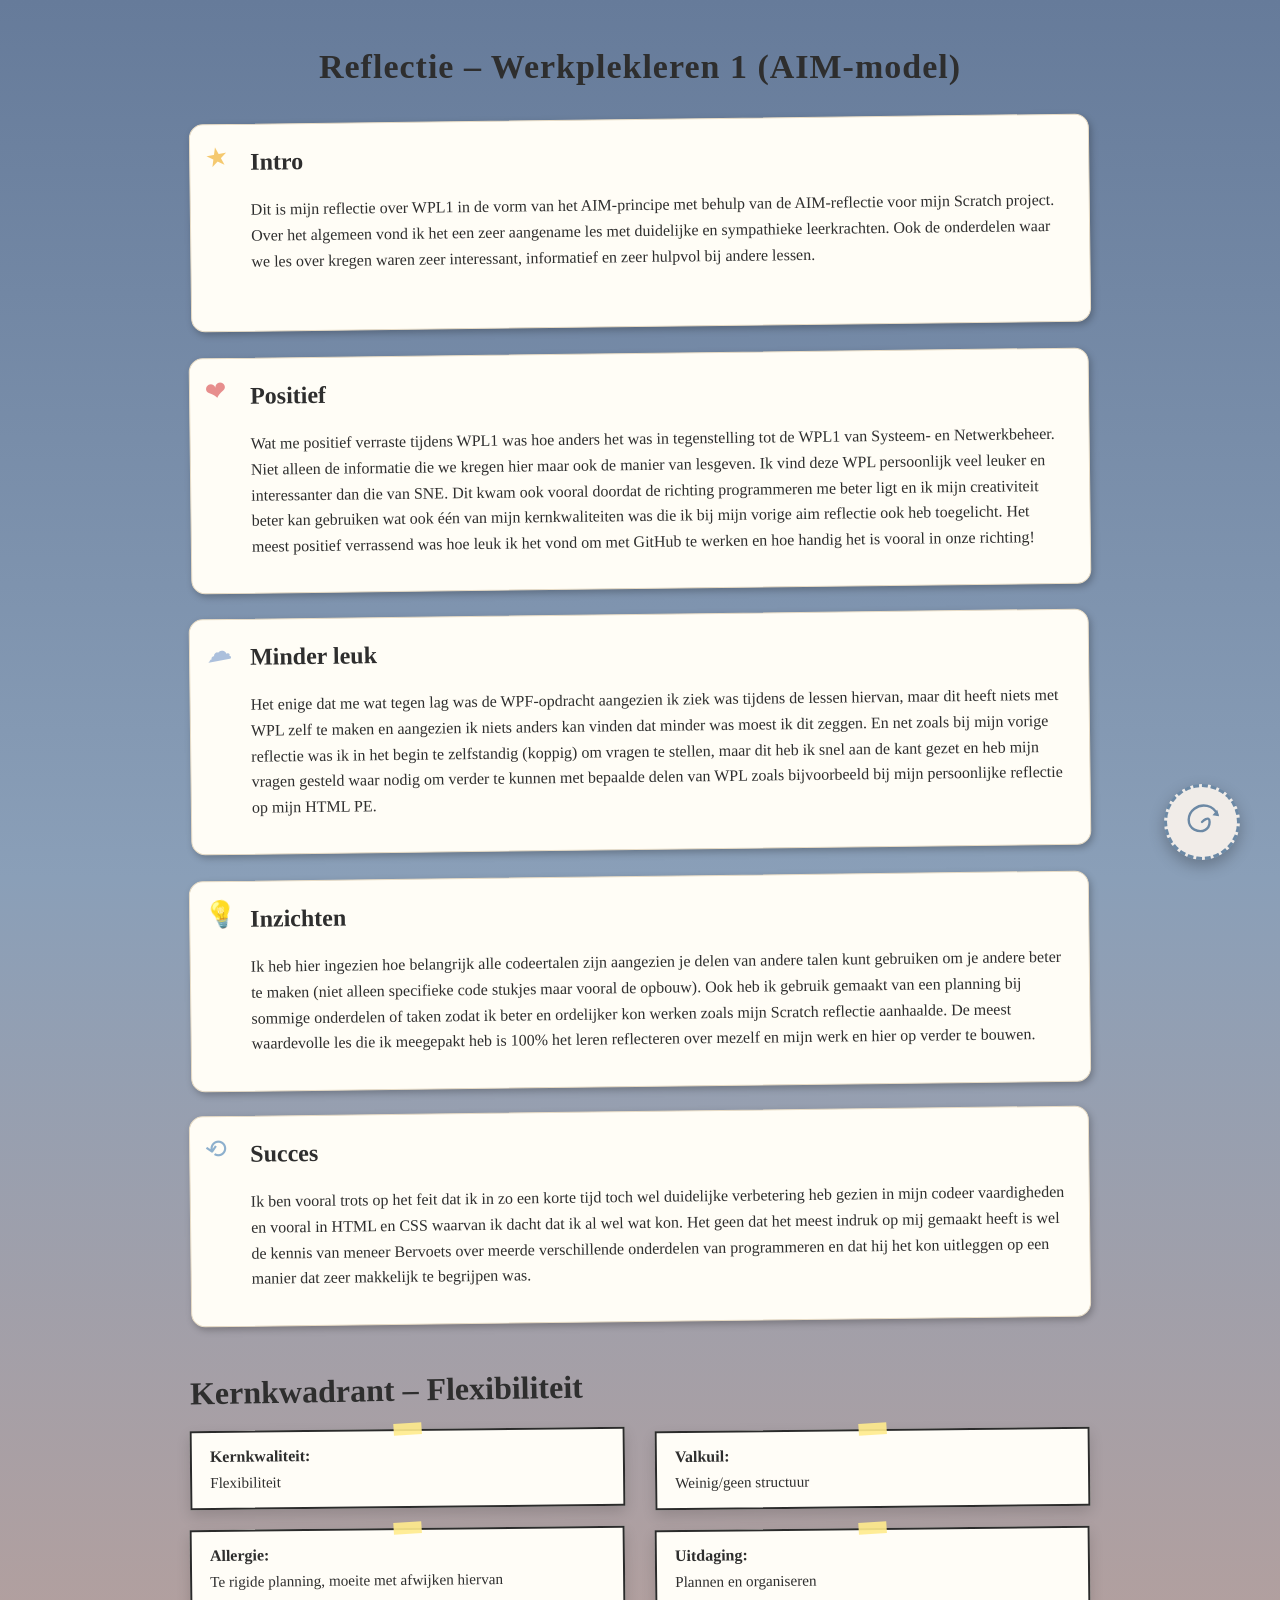
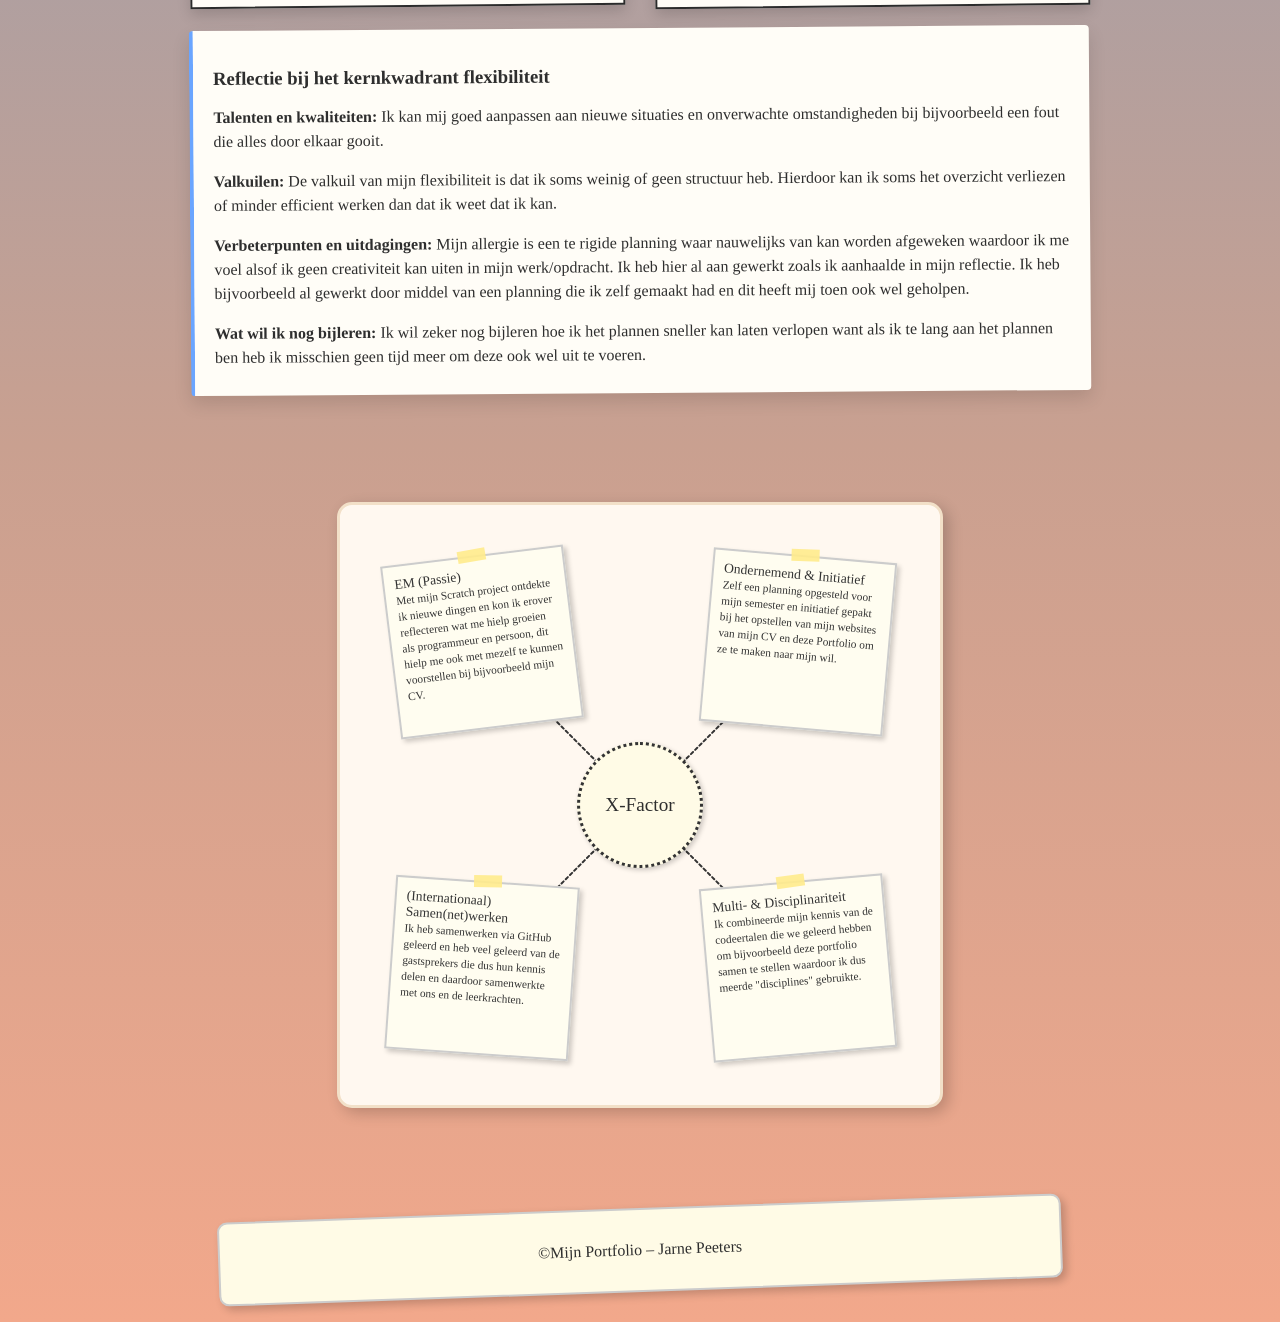
<file: Reflectie.html>
<!DOCTYPE html>
<html lang="en">
<head>
    <meta charset="UTF-8">
    <meta name="viewport" content="width=device-width, initial-scale=1.0">
    <title>Reflectie</title>
    <link rel="stylesheet" href="index.css">
    <link rel="icon" type="image/png" href="images/polaroid.png">
</head>
<body>
    <section class="aim-reflection">

        <h1 class="aim-title">Reflectie – Werkplekleren 1 (AIM-model)</h1>

        <div class="aim-block">
            <div class="doodle doodle-star">★</div>
            <h2>Intro</h2>
            <p class="aim-text" contenteditable="true">
                Dit is mijn reflectie over WPL1 in de vorm van het AIM-principe met behulp van de AIM-reflectie voor mijn Scratch project. Over het algemeen vond ik het een zeer aangename les met duidelijke en sympathieke leerkrachten.
                Ook de onderdelen waar we les over kregen waren zeer interessant, informatief en zeer hulpvol bij andere lessen.
            </p>
        </div>

        <div class="aim-block">
            <div class="doodle doodle-heart">❤</div>
            <h2>Positief</h2>
            <p class="aim-text" contenteditable="true">
                Wat me positief verraste tijdens WPL1 was hoe anders het was in tegenstelling tot de WPL1 van Systeem- en Netwerkbeheer. Niet alleen de informatie die we kregen hier maar ook de manier van lesgeven.
                Ik vind deze WPL persoonlijk veel leuker en interessanter dan die van SNE. Dit kwam ook vooral doordat de richting programmeren me beter ligt en ik mijn creativiteit beter kan gebruiken wat ook één van mijn kernkwaliteiten was die ik bij mijn vorige aim reflectie ook heb toegelicht.
                Het meest positief verrassend was hoe leuk ik het vond om met GitHub te werken en hoe handig het is vooral in onze richting!
            </p>
        </div>

        <div class="aim-block">
            <div class="doodle doodle-cloud">☁</div>
            <h2>Minder leuk</h2>
            <p class="aim-text" contenteditable="true">
                Het enige dat me wat tegen lag was de WPF-opdracht aangezien ik ziek was tijdens de lessen hiervan, maar dit heeft niets met WPL zelf te maken en aangezien ik niets anders kan vinden dat minder was moest ik dit zeggen.
                En net zoals bij mijn vorige reflectie was ik in het begin te zelfstandig (koppig) om vragen te stellen, maar dit heb ik snel aan de kant gezet en heb mijn vragen gesteld waar nodig om verder te kunnen met bepaalde delen van WPL zoals bijvoorbeeld bij mijn persoonlijke reflectie op mijn HTML PE.
            </p>
        </div>

        <div class="aim-block">
            <div class="doodle doodle-lightbulb">💡</div>
            <h2>Inzichten</h2>
            <p class="aim-text" contenteditable="true">
                Ik heb hier ingezien hoe belangrijk alle codeertalen zijn aangezien je delen van andere talen kunt gebruiken om je andere beter te maken (niet alleen specifieke code stukjes maar vooral de opbouw).
                Ook heb ik gebruik gemaakt van een planning bij sommige onderdelen of taken zodat ik beter en ordelijker kon werken zoals mijn Scratch reflectie aanhaalde.
                De meest waardevolle les die ik meegepakt heb is 100% het leren reflecteren over mezelf en mijn werk en hier op verder te bouwen.
            </p>
        </div>

        <div class="aim-block">
            <div class="doodle doodle-rewind">⟲</div>
            <h2>Succes</h2>
            <p class="aim-text" contenteditable="true">
                Ik ben vooral trots op het feit dat ik in zo een korte tijd toch wel duidelijke verbetering heb gezien in mijn codeer vaardigheden en vooral in HTML en CSS waarvan ik dacht dat ik al wel wat kon.
                Het geen dat het meest indruk op mij gemaakt heeft is wel de kennis van meneer Bervoets over meerde verschillende onderdelen van programmeren en dat hij het kon uitleggen op een manier dat zeer makkelijk te begrijpen was.
            </p>
        </div>

    </section>
    <section class="kernkwadrant">
        <h2>Kernkwadrant – Flexibiliteit</h2>

        <div class="kwadrant-grid">

            <div class="kwadrant-box">
                <span class="label">Kernkwaliteit:</span>
                <p>Flexibiliteit</p>
            </div>

            <div class="kwadrant-box">
                <span class="label">Valkuil:</span>
                <p>Weinig/geen structuur</p>
            </div>

            <div class="kwadrant-box">
                <span class="label">Allergie:</span>
                <p>Te rigide planning, moeite met afwijken hiervan</p>
            </div>

            <div class="kwadrant-box">
                <span class="label">Uitdaging:</span>
                <p>Plannen en organiseren</p>
            </div>

        </div>
        <div class="kwadrant-reflectie">

            <h3>Reflectie bij het kernkwadrant flexibiliteit</h3>

            <p><strong>Talenten en kwaliteiten:</strong>
                Ik kan mij goed aanpassen aan nieuwe situaties en onverwachte omstandigheden bij bijvoorbeeld een fout die alles door elkaar gooit.</p>

            <p><strong>Valkuilen:</strong>
                De valkuil van mijn flexibiliteit is dat ik soms weinig of geen structuur heb. Hierdoor kan ik soms het overzicht verliezen of minder efficient werken dan dat ik weet dat ik kan.</p>

            <p><strong>Verbeterpunten en uitdagingen:</strong>
                Mijn allergie is een te rigide planning waar nauwelijks van kan worden afgeweken waardoor ik me voel alsof ik geen creativiteit kan uiten in mijn werk/opdracht.
                Ik heb hier al aan gewerkt zoals ik aanhaalde in mijn reflectie. Ik heb bijvoorbeeld al gewerkt door middel van een planning die ik zelf gemaakt had en dit heeft mij toen ook wel geholpen.

            </p>

            <p><strong>Wat wil ik nog bijleren:</strong>
                Ik wil zeker nog bijleren hoe ik het plannen sneller kan laten verlopen want als ik te lang aan het plannen ben heb ik misschien geen tijd meer om deze ook wel uit te voeren.</p>

        </div>

    </section>
    <section class="kernkwadrant">

        <div class="xfactor-diagram">

            <div class="circle-center">X-Factor</div>

            <div class="note note-top-left">EM (Passie)<br><small>Met mijn Scratch project ontdekte ik nieuwe dingen en kon ik erover reflecteren wat me hielp groeien als programmeur en persoon, dit hielp me ook met mezelf te kunnen voorstellen bij bijvoorbeeld mijn CV.</small></div>
            <div class="note note-top-right">Ondernemend & Initiatief<br><small>Zelf een planning opgesteld voor mijn semester en initiatief gepakt bij het opstellen van mijn websites van mijn CV en deze Portfolio om ze te maken naar mijn wil.</small></div>
            <div class="note note-bottom-left">(Internationaal) Samen(net)werken<br><small>Ik heb samenwerken via GitHub geleerd en heb veel geleerd van de gastsprekers die dus hun kennis delen en daardoor samenwerkte met ons en de leerkrachten.</small></div>
            <div class="note note-bottom-right">Multi- & Disciplinariteit<br><small>Ik combineerde mijn kennis van de codeertalen die we geleerd hebben om bijvoorbeeld deze portfolio samen te stellen waardoor ik dus meerde "disciplines" gebruikte.</small></div>

            <svg class="lines" width="500" height="500">
                <line x1="300" y1="300" x2="156" y2="156" stroke="#333" stroke-width="2" stroke-linecap="round" stroke-dasharray="3,3" />
                <line x1="300" y1="300" x2="444" y2="156" stroke="#333" stroke-width="2" stroke-linecap="round" stroke-dasharray="3,3" />
                <line x1="300" y1="300" x2="156" y2="444" stroke="#333" stroke-width="2" stroke-linecap="round" stroke-dasharray="3,3" />
                <line x1="300" y1="300" x2="444" y2="444" stroke="#333" stroke-width="2" stroke-linecap="round" stroke-dasharray="3,3" />
            </svg>
        </div>

    </section>
    <a href="index.html" class="rewind-button-lis" title="Terug naar home">
        <span class="arrow"><svg viewBox="0 0 40 40" fill="none" xmlns="http://www.w3.org/2000/svg"><path d="M20 20 C20 20, 28 12, 28 20 C28 28, 20 32, 12 28 C4 24, 4 12, 12 6 C20 0, 32 2, 36 12" stroke="#6c89a5" stroke-width="2.5" stroke-linecap="round" fill="none"/><polygon points="36,7 38,14 31,13" fill="#6c89a5"/></svg></span>
    </a>

    <footer class="lis-footer">
        <p>©Mijn Portfolio – Jarne Peeters</p>
    </footer>

</body>
</html>
</file>
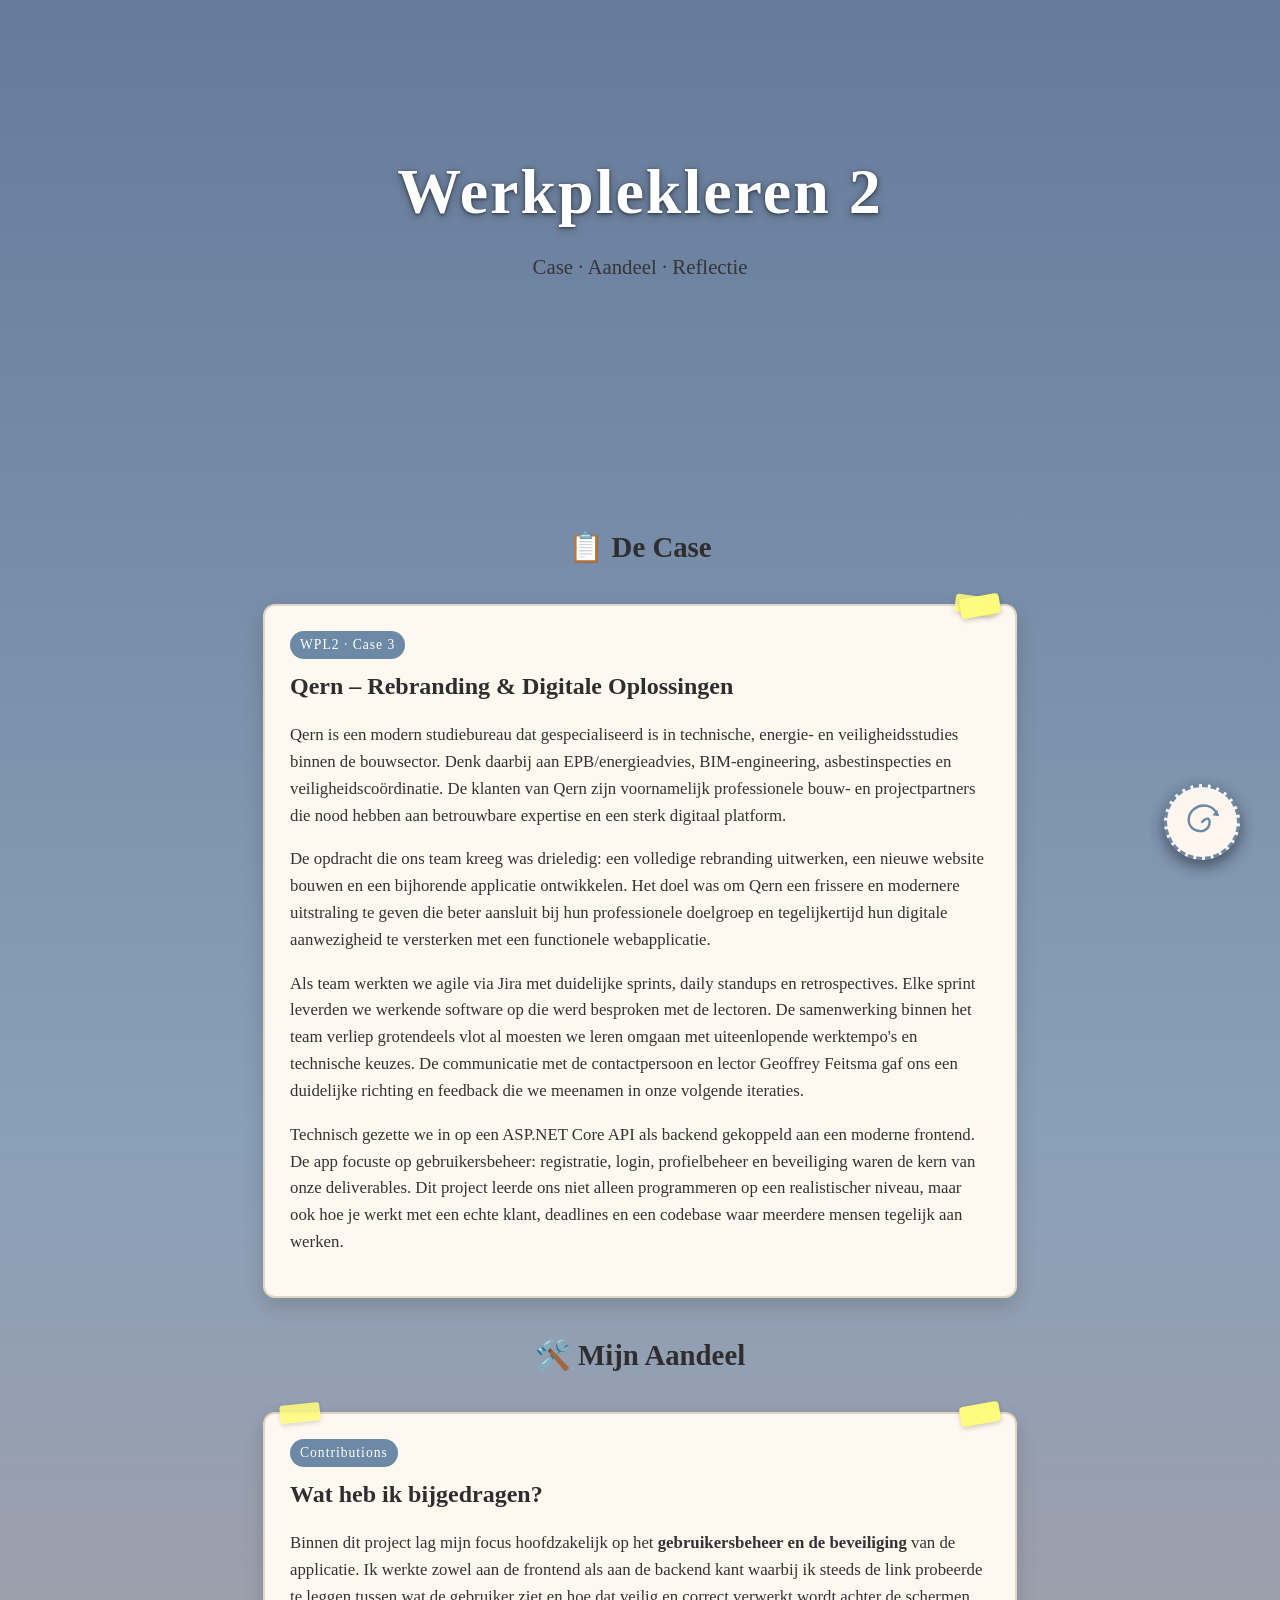
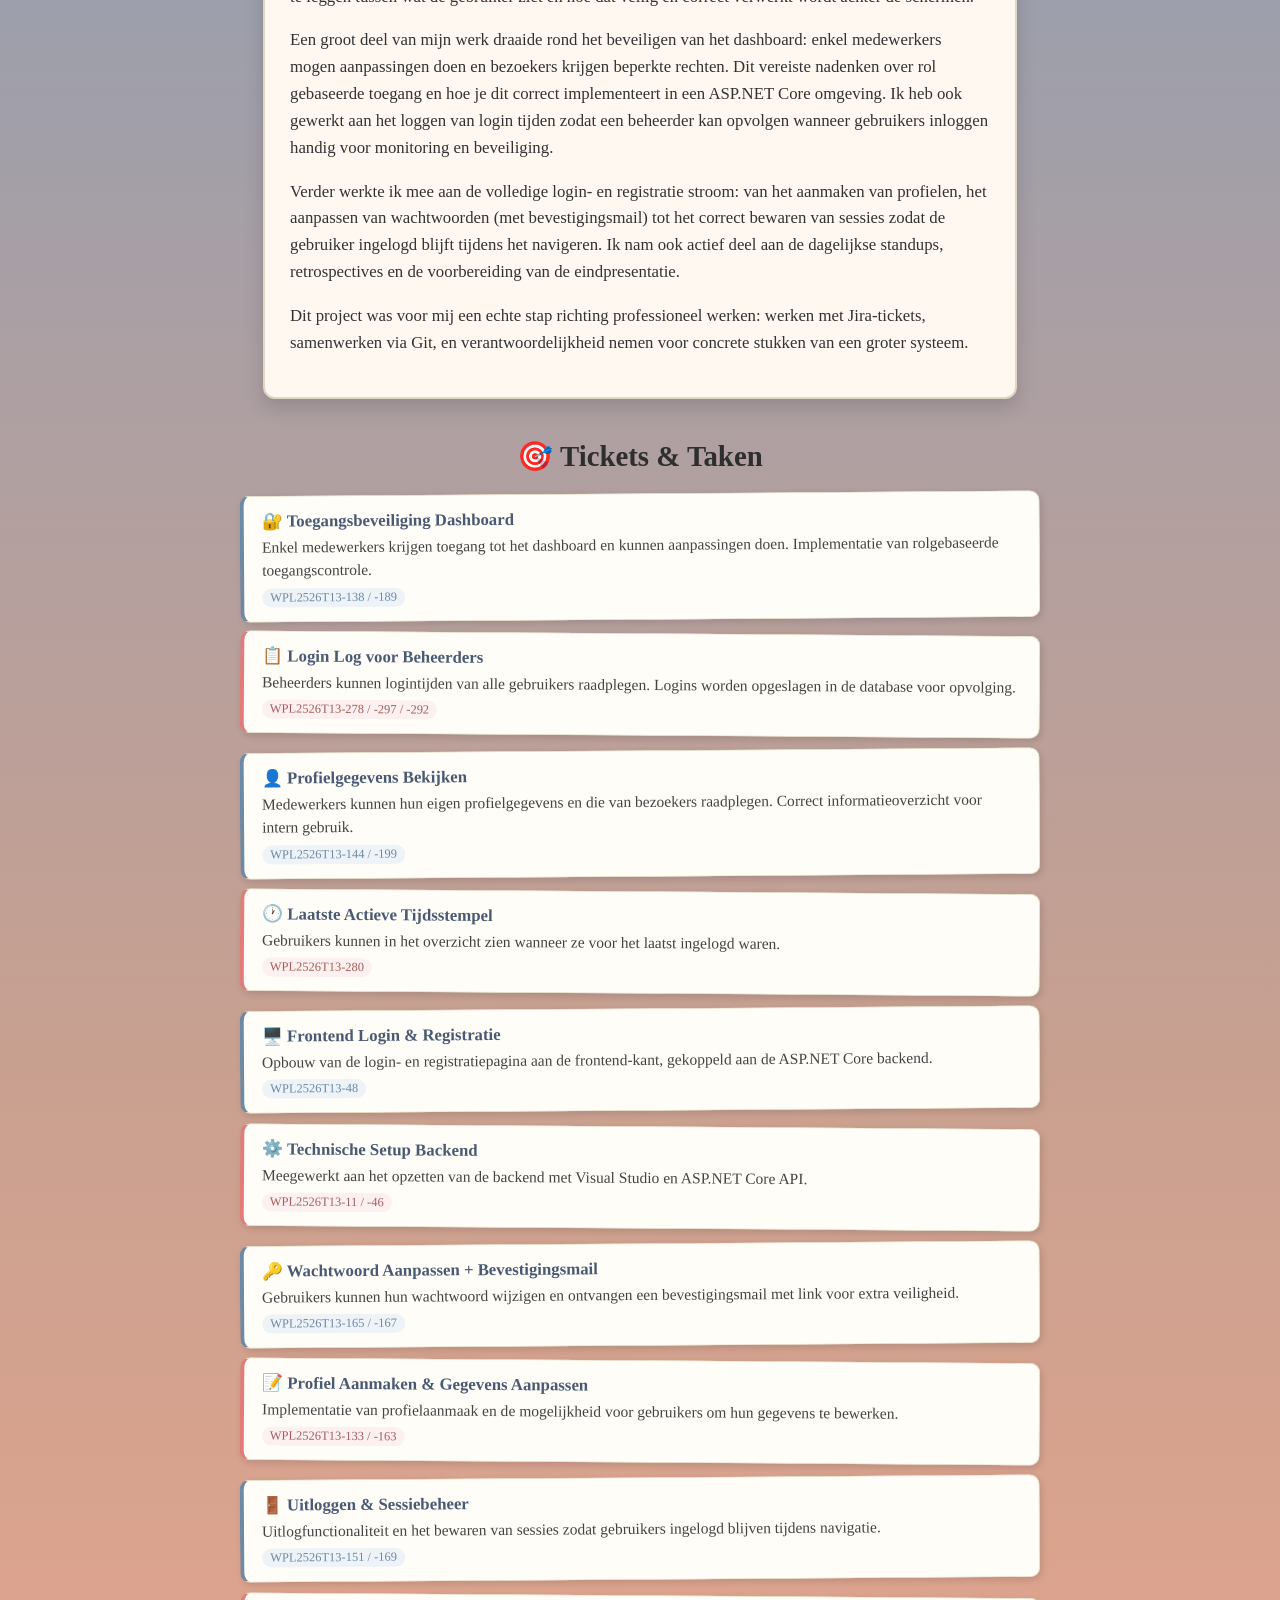
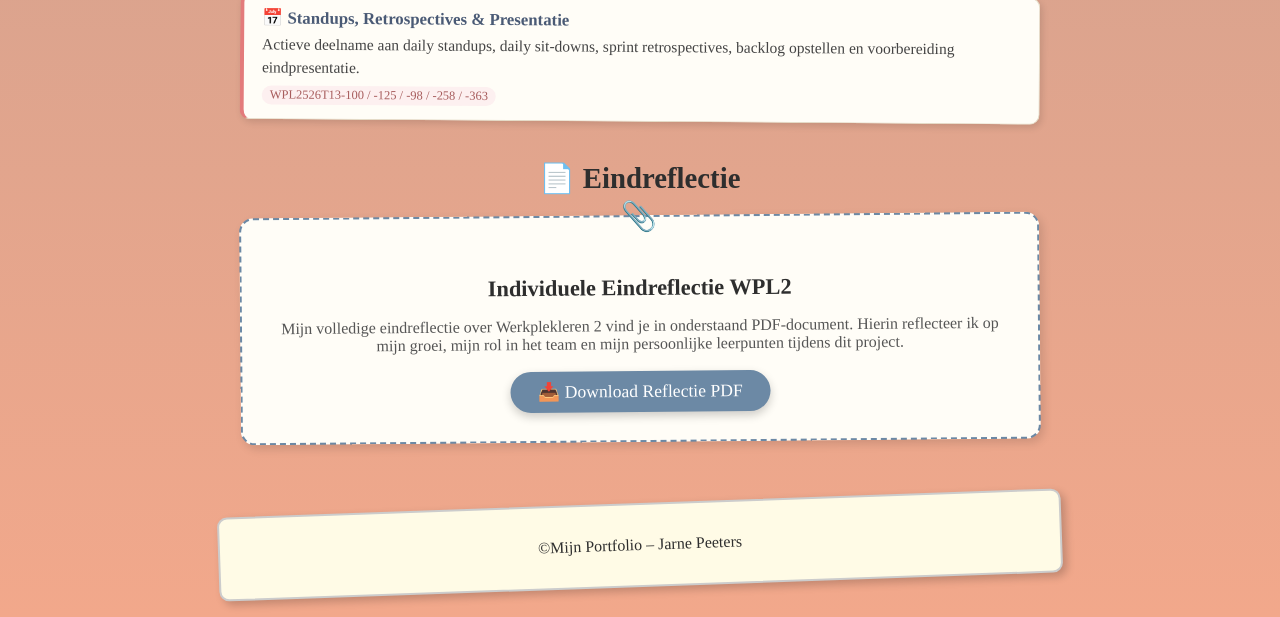
<file: wpl2.html>
<!DOCTYPE html>
<html lang="nl">
<head>
    <meta charset="UTF-8">
    <meta name="viewport" content="width=device-width, initial-scale=1.0">
    <title>WPL2 – Jarne Peeters</title>
    <link rel="stylesheet" href="index.css">
    <link rel="icon" type="image/png" href="images/polaroid.png">
</head>
<body>

<a href="index.html" class="rewind-button-lis" title="Terug naar home">
    <span class="arrow"><svg viewBox="0 0 40 40" xmlns="http://www.w3.org/2000/svg"><path d="M20 20 C20 20, 28 12, 28 20 C28 28, 20 32, 12 28 C4 24, 4 12, 12 6 C20 0, 32 2, 36 12" stroke="#6c89a5" stroke-width="2.5" stroke-linecap="round" fill="none"/><polygon points="36,7 38,14 31,13" fill="#6c89a5"/></svg></span>
</a>

<section class="hero">
    <h1>Werkplekleren 2</h1>
    <p class="tagline">Case · Aandeel · Reflectie</p>
</section>

<div class="section-divider">
    <h2>📋 De Case</h2>
</div>

<section class="journal-entry">
    <div class="polaroid">
        <div class="tape-strip"></div>
        <span class="wpl2-badge">WPL2 · Case 3</span>
        <h2>Qern – Rebranding & Digitale Oplossingen</h2>
        <p>
            Qern is een modern studiebureau dat gespecialiseerd is in technische, energie- en veiligheidsstudies
            binnen de bouwsector. Denk daarbij aan EPB/energieadvies, BIM-engineering, asbestinspecties en
            veiligheidscoördinatie. De klanten van Qern zijn voornamelijk professionele bouw- en projectpartners
            die nood hebben aan betrouwbare expertise en een sterk digitaal platform.
        </p>
        <p>
            De opdracht die ons team kreeg was drieledig: een volledige rebranding uitwerken, een nieuwe website
            bouwen en een bijhorende applicatie ontwikkelen. Het doel was om Qern een frissere en modernere uitstraling
            te geven die beter aansluit bij hun professionele doelgroep en tegelijkertijd hun digitale aanwezigheid
            te versterken met een functionele webapplicatie.
        </p>
        <p>
            Als team werkten we agile via Jira met duidelijke sprints, daily standups en retrospectives. Elke sprint
            leverden we werkende software op die werd besproken met de lectoren. De samenwerking binnen het team
            verliep grotendeels vlot al moesten we leren omgaan met uiteenlopende werktempo's en technische keuzes.
            De communicatie met de contactpersoon en lector Geoffrey Feitsma gaf ons een duidelijke richting en feedback
            die we meenamen in onze volgende iteraties.
        </p>
        <p>
            Technisch gezette we in op een ASP.NET Core API als backend gekoppeld aan een moderne frontend.
            De app focuste op gebruikersbeheer: registratie, login, profielbeheer en beveiliging waren de kern van
            onze deliverables. Dit project leerde ons niet alleen programmeren op een realistischer niveau, maar ook
            hoe je werkt met een echte klant, deadlines en een codebase waar meerdere mensen tegelijk aan werken.
        </p>
    </div>
</section>

<div class="section-divider">
    <h2>🛠️ Mijn Aandeel</h2>
</div>

<section class="journal-entry">
    <div class="polaroid">
        <div class="tape-strip" style="right:auto;left:15px;transform:rotate(-6deg);"></div>
        <span class="wpl2-badge">Contributions</span>
        <h2>Wat heb ik bijgedragen?</h2>
        <p>
            Binnen dit project lag mijn focus hoofdzakelijk op het <strong>gebruikersbeheer en de beveiliging</strong>
            van de applicatie. Ik werkte zowel aan de frontend als aan de backend kant waarbij ik steeds de link
            probeerde te leggen tussen wat de gebruiker ziet en hoe dat veilig en correct verwerkt wordt achter de schermen.
        </p>
        <p>
            Een groot deel van mijn werk draaide rond het beveiligen van het dashboard: enkel medewerkers mogen
            aanpassingen doen en bezoekers krijgen beperkte rechten. Dit vereiste nadenken over rol gebaseerde toegang
            en hoe je dit correct implementeert in een ASP.NET Core omgeving. Ik heb ook gewerkt aan het loggen van
            login tijden zodat een beheerder kan opvolgen wanneer gebruikers inloggen handig voor monitoring en beveiliging.
        </p>
        <p>
            Verder werkte ik mee aan de volledige login- en registratie stroom: van het aanmaken van profielen,
            het aanpassen van wachtwoorden (met bevestigingsmail) tot het correct bewaren van sessies zodat
            de gebruiker ingelogd blijft tijdens het navigeren. Ik nam ook actief deel aan de dagelijkse standups,
            retrospectives en de voorbereiding van de eindpresentatie.
        </p>
        <p>
            Dit project was voor mij een echte stap richting professioneel werken: werken met Jira-tickets,
            samenwerken via Git, en verantwoordelijkheid nemen voor concrete stukken van een groter systeem.
        </p>
    </div>
</section>

<div class="section-divider">
    <h2>🎯 Tickets & Taken</h2>
</div>

<div class="contributions-list">

    <div class="contribution-item">
        <div class="contrib-title">🔐 Toegangsbeveiliging Dashboard</div>
        <div class="contrib-desc">Enkel medewerkers krijgen toegang tot het dashboard en kunnen aanpassingen doen. Implementatie van rolgebaseerde toegangscontrole.</div>
        <span class="contrib-tag">WPL2526T13-138 / -189</span>
    </div>

    <div class="contribution-item">
        <div class="contrib-title">📋 Login Log voor Beheerders</div>
        <div class="contrib-desc">Beheerders kunnen logintijden van alle gebruikers raadplegen. Logins worden opgeslagen in de database voor opvolging.</div>
        <span class="contrib-tag">WPL2526T13-278 / -297 / -292</span>
    </div>

    <div class="contribution-item">
        <div class="contrib-title">👤 Profielgegevens Bekijken</div>
        <div class="contrib-desc">Medewerkers kunnen hun eigen profielgegevens en die van bezoekers raadplegen. Correct informatieoverzicht voor intern gebruik.</div>
        <span class="contrib-tag">WPL2526T13-144 / -199</span>
    </div>

    <div class="contribution-item">
        <div class="contrib-title">🕐 Laatste Actieve Tijdsstempel</div>
        <div class="contrib-desc">Gebruikers kunnen in het overzicht zien wanneer ze voor het laatst ingelogd waren.</div>
        <span class="contrib-tag">WPL2526T13-280</span>
    </div>

    <div class="contribution-item">
        <div class="contrib-title">🖥️ Frontend Login & Registratie</div>
        <div class="contrib-desc">Opbouw van de login- en registratiepagina aan de frontend-kant, gekoppeld aan de ASP.NET Core backend.</div>
        <span class="contrib-tag">WPL2526T13-48</span>
    </div>

    <div class="contribution-item">
        <div class="contrib-title">⚙️ Technische Setup Backend</div>
        <div class="contrib-desc">Meegewerkt aan het opzetten van de backend met Visual Studio en ASP.NET Core API.</div>
        <span class="contrib-tag">WPL2526T13-11 / -46</span>
    </div>

    <div class="contribution-item">
        <div class="contrib-title">🔑 Wachtwoord Aanpassen + Bevestigingsmail</div>
        <div class="contrib-desc">Gebruikers kunnen hun wachtwoord wijzigen en ontvangen een bevestigingsmail met link voor extra veiligheid.</div>
        <span class="contrib-tag">WPL2526T13-165 / -167</span>
    </div>

    <div class="contribution-item">
        <div class="contrib-title">📝 Profiel Aanmaken & Gegevens Aanpassen</div>
        <div class="contrib-desc">Implementatie van profielaanmaak en de mogelijkheid voor gebruikers om hun gegevens te bewerken.</div>
        <span class="contrib-tag">WPL2526T13-133 / -163</span>
    </div>

    <div class="contribution-item">
        <div class="contrib-title">🚪 Uitloggen & Sessiebeheer</div>
        <div class="contrib-desc">Uitlogfunctionaliteit en het bewaren van sessies zodat gebruikers ingelogd blijven tijdens navigatie.</div>
        <span class="contrib-tag">WPL2526T13-151 / -169</span>
    </div>

    <div class="contribution-item">
        <div class="contrib-title">📅 Standups, Retrospectives & Presentatie</div>
        <div class="contrib-desc">Actieve deelname aan daily standups, daily sit-downs, sprint retrospectives, backlog opstellen en voorbereiding eindpresentatie.</div>
        <span class="contrib-tag">WPL2526T13-100 / -125 / -98 / -258 / -363</span>
    </div>

</div>

<div class="section-divider">
    <h2>📄 Eindreflectie</h2>
</div>

<div class="pdf-link-card">
    <div class="pdf-card-inner">
        <h3>Individuele Eindreflectie WPL2</h3>
        <p>Mijn volledige eindreflectie over Werkplekleren 2 vind je in onderstaand PDF-document. Hierin reflecteer ik op mijn groei, mijn rol in het team en mijn persoonlijke leerpunten tijdens dit project.</p>
        <a href="reflectie_wpl2.pdf" class="pdf-download-btn" download>📥 Download Reflectie PDF</a>
    </div>
</div>

<a href="index.html" class="rewind-button-lis" title="Terug naar home">
    <span class="arrow"><svg viewBox="0 0 40 40" xmlns="http://www.w3.org/2000/svg"><path d="M20 20 C20 20, 28 12, 28 20 C28 28, 20 32, 12 28 C4 24, 4 12, 12 6 C20 0, 32 2, 36 12" stroke="#6c89a5" stroke-width="2.5" stroke-linecap="round" fill="none"/><polygon points="36,7 38,14 31,13" fill="#6c89a5"/></svg></span>
</a>

<footer class="lis-footer">
    <p>©Mijn Portfolio – Jarne Peeters</p>
</footer>

</body>
</html>
</file>
<file: index.css>
body {
    margin: 0;
    background: linear-gradient(180deg, #667b9a 0%, #8a9fb8 30%, #c9a090 70%, #f2a88b 100%);
    min-height: 100vh;
    font-family: "Patrick Hand", cursive;
    color: #2e2e2e;
}

h1 {
    font-size: 4rem;
    letter-spacing: 2px;
    margin: 0;
}

h2 {
    margin: 0 0 10px 0;
}

.hero {
    min-height: 50vh;
    display: flex;
    flex-direction: column;
    justify-content: center;
    align-items: center;
    text-align: center;
    padding: 20px;
    text-shadow: 0 2px 8px rgba(0,0,0,0.35), 0 1px 3px rgba(0,0,0,0.5);
    color: #fff;
}

.hero h1 {
    color: #fff;
}

.hero h2 {
    color: rgba(255,255,255,0.92);
    font-size: 1.8rem;
    margin-top: 8px;
}

.tagline {
    font-size: 1.3rem;
    opacity: 0.9;
    max-width: 700px;
    line-height: 1.7;
    text-align: center;
    padding: 0 20px 30px 20px;
    color: #2e2e2e;
    text-shadow: none;
}

.inleiding {
    display: flex;
    flex-direction: column;
    justify-content: center;
    align-items: center;
    text-align: center;
    padding: 10px 20px 0 20px;
}

.chapter-header {
    text-align: center;
    margin: 50px auto 6px auto;
    max-width: 1100px;
    padding: 0 3rem;
}

.chapter-header h2 {
    font-family: 'Patrick Hand', cursive;
    font-size: 2rem;
    color: #2e2e2e;
    display: inline-block;
    text-shadow: 0 1px 4px rgba(255,255,255,0.4);
}

.chapter-note {
    text-align: center;
    max-width: 1100px;
    margin: 0 auto 0 auto;
    padding: 0 3rem;
    font-family: 'Patrick Hand', cursive;
    font-size: 1rem;
    color: #4a4a4a;
    font-style: italic;
}

.chapter-stamp {
    display: inline-block;
    border: 2px solid #6c89a5;
    color: #6c89a5;
    font-family: 'Patrick Hand', cursive;
    font-size: 0.75rem;
    letter-spacing: 2px;
    text-transform: uppercase;
    padding: 2px 10px;
    border-radius: 4px;
    margin-right: 10px;
    vertical-align: middle;
    background: rgba(255,255,255,0.5);
}

.chapter-stamp.wpl2 {
    border-color: #e37b7b;
    color: #e37b7b;
}

.spacer-tape {
    display: flex;
    justify-content: center;
    gap: 16px;
    align-items: center;
    margin: 30px auto 10px auto;
    opacity: 0.55;
}

.tape-bit {
    height: 14px;
    background: rgba(255, 251, 125, 0.95);
    border-radius: 3px;
    box-shadow: 0 2px 4px rgba(0,0,0,0.15);
}
.tape-bit:nth-child(1) { width: 45px; transform: rotate(-2deg); }
.tape-bit:nth-child(2) { width: 30px; transform: rotate(3deg); }
.tape-bit:nth-child(3) { width: 55px; transform: rotate(-1deg); }

.polaroid-grid {
    display: grid;
    grid-template-columns: repeat(auto-fit, minmax(250px, 1fr));
    gap: 2rem;
    padding: 2rem 3rem 3rem 3rem;
}

a.polaroid {
    background: #f7f2e8;
    padding: 1rem;
    border: 2px solid #e4d9c6;
    box-shadow: 0 10px 25px rgba(0,0,0,0.2);
    transition: transform 0.2s, box-shadow 0.2s;
    display: block;
    text-decoration: none;
    color: inherit;
    border-radius: 4px;
}

a.polaroid:hover {
    transform: rotate(0deg) scale(1.03) !important;
    box-shadow: 0 14px 30px rgba(0,0,0,0.28);
}

a.polaroid img {
    width: 100%;
    display: block;
}

.polaroid-grid a.polaroid:nth-child(1) { transform: rotate(-3deg); }
.polaroid-grid a.polaroid:nth-child(2) { transform: rotate(2deg); }
.polaroid-grid a.polaroid:nth-child(3) { transform: rotate(-1.5deg); }
.polaroid-grid a.polaroid:nth-child(4) { transform: rotate(3deg); }
.polaroid-grid a.polaroid:nth-child(5) { transform: rotate(-2deg); }

.caption {
    text-align: center;
    margin-top: 0.7rem;
    font-size: 1.2rem;
    font-family: 'Patrick Hand', cursive;
}

.polaroid-grid--small {
    display: flex;
    justify-content: center;
    padding: 2rem 3rem 3rem 3rem;
}

.polaroid-grid--small a.polaroid {
    max-width: 480px;
    width: 100%;
}

.polaroid-wpl2 {
    background: #fff5ee !important;
    border-color: #e8c9b8 !important;
    position: relative;
}

.polaroid-wpl2::before {
    position: absolute;
    top: 10px;
    right: 10px;
    background: #e37b7b;
    color: white;
    font-family: 'Patrick Hand', cursive;
    font-size: 0.7rem;
    letter-spacing: 1px;
    padding: 3px 8px;
    border-radius: 10px;
    z-index: 2;
}

.journal-entry {
    display: flex;
    justify-content: center;
    margin: 40px 20px;
}

.journal-entry .polaroid,
div.polaroid {
    background: #fff8f0;
    border: 2px solid #e0d6c6;
    padding: 25px;
    max-width: 700px;
    width: 100%;
    box-shadow: 0 8px 20px rgba(0,0,0,0.15);
    border-radius: 12px;
    font-family: 'Patrick Hand', cursive;
    line-height: 1.6;
    position: relative;
}

.journal-entry .polaroid img,
div.polaroid img {
    width: 100%;
    border-radius: 10px;
    margin-bottom: 15px;
    box-shadow: 0 5px 15px rgba(0,0,0,0.1);
    display: block;
}

.journal-entry .polaroid p,
div.polaroid p {
    margin-bottom: 15px;
    font-size: 1.05rem;
    color: #333;
}

.journal-entry .polaroid::after,
div.polaroid::after {
    content: "";
    position: absolute;
    top: -10px;
    right: 15px;
    width: 40px;
    height: 20px;
    background: #fffb7d;
    transform: rotate(-10deg);
    box-shadow: 0 2px 5px rgba(0,0,0,0.2);
    border-radius: 4px;
}

table {
    width: 95%;
    margin: 0 auto 40px auto;
    border-collapse: collapse;
    background: #fff8f0;
    box-shadow: 0 10px 20px rgba(0,0,0,0.1);
    border-radius: 12px;
    overflow: hidden;
    font-size: 1rem;
}

thead th {
    background: #6c89a5;
    color: #fff;
    padding: 12px 10px;
    text-align: left;
    font-size: 1.1rem;
}

td {
    padding: 10px;
    vertical-align: top;
    border-bottom: 1px solid #e0d6c6;
}

td ul {
    margin: 0;
    padding-left: 20px;
}

tbody tr:nth-child(even) {
    background: #fdf6f0;
}

td em {
    font-style: italic;
    color: #a75c5c;
}

tbody tr:hover {
    background: #fff0e6;
    transition: background 0.2s ease;
}

@media (max-width: 900px) {
    table { font-size: 0.9rem; }
    thead th { font-size: 1rem; }
}

.rewind-button-lis {
    position: fixed;
    bottom: 40px;
    right: 40px;
    width: 70px;
    height: 70px;
    background: rgba(255, 248, 240, 0.88);
    border: 3px dashed #6c89a5;
    border-radius: 50%;
    box-shadow: 0 6px 15px rgba(0,0,0,0.25);
    display: flex;
    align-items: center;
    justify-content: center;
    text-decoration: none;
    cursor: pointer;
    transition: transform 0.3s ease, box-shadow 0.3s ease, background 0.3s ease;
    z-index: 1000;
}

.rewind-button-lis .arrow {
    display: flex;
    align-items: center;
    justify-content: center;
    transition: transform 0.7s cubic-bezier(0.4, 0, 0.2, 1);
}

.rewind-button-lis .arrow svg {
    width: 38px;
    height: 38px;
}

.rewind-button-lis:hover {
    transform: rotate(-10deg) scale(1.15);
    box-shadow: 0 8px 20px rgba(0,0,0,0.35);
    background: rgba(255, 248, 240, 1);
}

.rewind-button-lis:hover .arrow {
    transform: rotate(-540deg);
}

.lis-timeline {
    max-width: 900px;
    margin: 40px auto;
    font-family: "Patrick Hand", cursive;
}

.lis-timeline h1 {
    text-align: center;
    margin-bottom: 30px;
    font-size: 32px;
    letter-spacing: 1px;
}

.timeline {
    position: relative;
    margin-left: 20px;
    padding-left: 40px;
}

.timeline::before {
    content: "";
    position: absolute;
    left: 20px;
    top: 0;
    bottom: 0;
    width: 3px;
    background: #7aa3c7;
    box-shadow: 0 0 6px rgba(0,0,0,0.25);
    border-radius: 2px;
}

.timeline-item {
    margin-bottom: 30px;
    position: relative;
}

.timeline-dot {
    width: 18px;
    height: 18px;
    background: #e37b7b;
    border-radius: 50%;
    border: 2px solid white;
    position: absolute;
    left: -1px;
    top: 5px;
    box-shadow: 0 0 6px rgba(0,0,0,0.25);
}

.timeline-content {
    background: #fffdf7;
    border: 1px solid #e5dcc8;
    padding: 15px 18px;
    margin-left: 30px;
    border-radius: 10px;
    box-shadow: 2px 3px 7px rgba(0,0,0,0.25);
    transform: rotate(-1deg);
    transition: transform 0.2s ease;
}

.timeline-content h2 {
    margin-top: 0;
    font-size: 20px;
}

.timeline-content:hover {
    transform: rotate(0deg) scale(1.01);
}

.aim-reflection {
    max-width: 900px;
    margin: 40px auto;
    font-family: "Patrick Hand", cursive;
    line-height: 1.6;
}

.aim-title {
    text-align: center;
    font-size: 34px;
    margin-bottom: 25px;
    letter-spacing: 1px;
}

.aim-block {
    position: relative;
    background: #fffdf6;
    border: 1px solid #e8dcc6;
    padding: 18px 20px 18px 60px;
    margin-bottom: 25px;
    border-radius: 14px;
    box-shadow: 2px 3px 7px rgba(0,0,0,0.25);
    transform: rotate(-0.7deg);
    transition: transform 0.2s ease;
}

.aim-block:hover {
    transform: rotate(0deg) scale(1.01);
}

.aim-block h2 {
    margin-top: 0;
    margin-bottom: 8px;
}

.doodle {
    position: absolute;
    left: 15px;
    top: 12px;
    font-size: 26px;
    opacity: 0.85;
    transform: rotate(-10deg);
    pointer-events: none;
}

.doodle-heart    { color: #e37b7b; }
.doodle-star     { color: #f4c158; }
.doodle-lightbulb{ color: #ffd966; }
.doodle-cloud    { color: #9eb6d8; }
.doodle-rewind   { color: #7aa3c7; }

.aim-text[contenteditable="true"] {
    outline: none;
    min-height: 100px;
}

.aim-text[contenteditable="true"]:focus {
    background: #fffbe8;
    border-radius: 6px;
}

.kernkwadrant {
    max-width: 900px;
    margin: 40px auto;
    padding: 10px 20px;
}

.kernkwadrant h2 {
    font-family: "Permanent Marker", "Patrick Hand", cursive;
    font-size: 2rem;
    margin-bottom: 20px;
    transform: rotate(-1deg);
    display: inline-block;
}

.kwadrant-grid {
    display: grid;
    grid-template-columns: 1fr 1fr;
    gap: 20px 30px;
}

.kwadrant-box {
    border: 2px solid #2b2b2b;
    padding: 15px 18px;
    background: #fffdf7;
    box-shadow: 0 6px 14px rgba(0,0,0,0.15);
    transform: rotate(-0.6deg);
    position: relative;
}

.kwadrant-box .label {
    font-weight: bold;
    font-family: "Permanent Marker", "Patrick Hand", cursive;
    display: block;
    margin-bottom: 6px;
}

.kwadrant-box p {
    margin: 0;
    font-family: "Kalam", "Patrick Hand", cursive;
    font-size: 0.95rem;
    line-height: 1.4;
}

.kwadrant-box::after {
    content: "";
    width: 28px;
    height: 12px;
    background: rgba(255, 235, 140, 0.9);
    position: absolute;
    top: -8px;
    left: 50%;
    transform: translateX(-50%) rotate(-3deg);
}

.kwadrant-reflectie {
    background: #fffdf7;
    padding: 18px 20px;
    margin-top: 20px;
    border-left: 4px solid #6aa5ff;
    box-shadow: 0 8px 18px rgba(0,0,0,0.12);
    transform: rotate(-0.4deg);
    border-radius: 4px;
}

.kwadrant-reflectie h3 {
    font-family: "Permanent Marker", "Patrick Hand", cursive;
    margin-bottom: 10px;
}

.kwadrant-reflectie p {
    font-family: "Kalam", "Patrick Hand", cursive;
    line-height: 1.5;
    margin-bottom: 8px;
}

.xfactor-diagram {
    position: relative;
    width: 600px;
    height: 600px;
    margin: 50px auto;
    background: #fff8f0;
    border: 3px solid #f2e0c8;
    border-radius: 15px;
    box-shadow: 5px 5px 15px rgba(0,0,0,0.2);
}

.circle-center {
    position: absolute;
    top: 50%;
    left: 50%;
    width: 120px;
    height: 120px;
    transform: translate(-50%, -50%);
    border: 3px dotted #333;
    border-radius: 50%;
    background: #fffbe6;
    display: flex;
    align-items: center;
    justify-content: center;
    font-family: 'Permanent Marker', cursive;
    font-size: 1.2em;
    text-align: center;
    box-shadow: 2px 2px 5px rgba(0,0,0,0.2);
    z-index: 2;
}

.note {
    position: absolute;
    width: 160px;
    min-height: 150px;
    background: #fffdf0;
    border: 2px solid #ccc;
    padding: 10px;
    font-family: 'Permanent Marker', cursive;
    font-size: 0.85em;
    color: #333;
    box-shadow: 3px 3px 5px rgba(0,0,0,0.2);
    z-index: 2;
}

.note::after {
    content: "";
    width: 28px;
    height: 12px;
    background: rgba(255, 235, 140, 0.9);
    position: absolute;
    top: -8px;
    left: 50%;
    transform: translateX(-50%) rotate(-3deg);
}

.note-top-left     { top: 50px;    left: 50px;  transform: rotate(-7deg); }
.note-top-right    { top: 50px;    right: 50px; transform: rotate(5deg);  }
.note-bottom-left  { bottom: 50px; left: 50px;  transform: rotate(4deg);  }
.note-bottom-right { bottom: 50px; right: 50px; transform: rotate(-5deg); }

.lines {
    position: absolute;
    top: 0;
    left: 0;
    z-index: 1;
}

.role-reflectie {
    max-width: 800px;
    margin: 40px auto;
    padding: 0 20px;
}

.role-reflectie h2 {
    font-family: 'Patrick Hand', cursive;
    font-size: 2rem;
    text-align: center;
    margin-bottom: 30px;
    color: #000;
}

.reflectie-card {
    background: #fff8f0;
    border: 2px solid #e0d6c6;
    border-radius: 12px;
    box-shadow: 0 6px 18px rgba(0,0,0,0.15);
    padding: 20px;
    margin-bottom: 20px;
    font-family: 'Patrick Hand', cursive;
    line-height: 1.6;
    transition: transform 0.3s ease;
}

.reflectie-card:hover {
    transform: rotate(-1deg) scale(1.02);
}

.reflectie-card .question {
    font-weight: bold;
    margin-bottom: 10px;
    color: #4a5a75;
}

.reflectie-card textarea {
    width: 100%;
    min-height: 80px;
    padding: 10px;
    border-radius: 8px;
    border: 1px solid #ccc;
    font-family: 'Patrick Hand', cursive;
    font-size: 1rem;
    resize: vertical;
    box-sizing: border-box;
}

.section-divider {
    display: flex;
    align-items: center;
    justify-content: center;
    gap: 14px;
    max-width: 800px;
    margin: 40px auto 20px auto;
    padding: 0 20px;
}

.section-divider h2 {
    font-family: 'Patrick Hand', cursive;
    font-size: 1.8rem;
    white-space: nowrap;
    margin: 0;
    color: #2e2e2e;
}

.wpl2-badge {
    display: inline-block;
    background: #6c89a5;
    color: #fff;
    font-family: 'Patrick Hand', cursive;
    font-size: 0.85rem;
    padding: 3px 10px;
    border-radius: 20px;
    margin-bottom: 8px;
    letter-spacing: 1px;
}

.contributions-list {
    max-width: 800px;
    margin: 0 auto 40px auto;
    padding: 0 20px;
    display: flex;
    flex-direction: column;
    gap: 14px;
}

.contribution-item {
    background: #fffdf7;
    border: 1px solid #e5dcc8;
    border-left: 4px solid #6c89a5;
    border-radius: 10px;
    padding: 14px 18px;
    box-shadow: 2px 3px 7px rgba(0,0,0,0.12);
    font-family: 'Patrick Hand', cursive;
    transform: rotate(-0.4deg);
    transition: transform 0.2s ease, box-shadow 0.2s ease;
}

.contribution-item:nth-child(even) {
    transform: rotate(0.4deg);
    border-left-color: #e37b7b;
}

.contribution-item:hover {
    transform: rotate(0deg) scale(1.01);
    box-shadow: 4px 5px 12px rgba(0,0,0,0.18);
}

.contribution-item .contrib-title {
    font-weight: bold;
    color: #4a5a75;
    font-size: 1.05rem;
    margin-bottom: 4px;
}

.contribution-item .contrib-desc {
    color: #444;
    font-size: 0.97rem;
    line-height: 1.5;
}

.contribution-item .contrib-tag {
    display: inline-block;
    font-size: 0.78rem;
    background: #eef3f8;
    color: #6c89a5;
    border-radius: 10px;
    padding: 2px 8px;
    margin-top: 6px;
}

.contribution-item:nth-child(even) .contrib-tag {
    background: #fdf0f0;
    color: #a75c5c;
}

.pdf-link-card {
    max-width: 800px;
    margin: 0 auto 60px auto;
    padding: 0 20px;
}

.pdf-card-inner {
    background: #fffdf7;
    border: 2px dashed #6c89a5;
    border-radius: 14px;
    padding: 36px 30px 28px 30px;
    text-align: center;
    box-shadow: 3px 4px 10px rgba(0,0,0,0.13);
    transform: rotate(-0.5deg);
    transition: transform 0.2s ease;
    position: relative;
}

.pdf-card-inner::before {
    content: "📎";
    position: absolute;
    top: -18px;
    left: 50%;
    transform: translateX(-50%);
    font-size: 1.8rem;
}

.pdf-card-inner:hover {
    transform: rotate(0deg) scale(1.01);
}

.pdf-card-inner h3 {
    font-family: 'Patrick Hand', cursive;
    font-size: 1.4rem;
    margin-bottom: 10px;
    color: #2e2e2e;
}

.pdf-card-inner p {
    font-family: 'Patrick Hand', cursive;
    color: #555;
    margin-bottom: 18px;
    font-size: 1rem;
}

.pdf-download-btn {
    display: inline-block;
    background: #6c89a5;
    color: #fff;
    font-family: 'Patrick Hand', cursive;
    font-size: 1.1rem;
    padding: 10px 28px;
    border-radius: 30px;
    text-decoration: none;
    box-shadow: 0 4px 10px rgba(0,0,0,0.2);
    transition: background 0.2s, transform 0.2s;
}

.pdf-download-btn:hover {
    background: #4a6a8a;
    transform: scale(1.04);
}

.tape-strip {
    position: absolute;
    top: -10px;
    right: 20px;
    width: 40px;
    height: 18px;
    background: rgba(255, 251, 125, 0.88);
    transform: rotate(8deg);
    box-shadow: 0 2px 5px rgba(0,0,0,0.15);
    border-radius: 3px;
}

.lis-footer {
    position: relative;
    width: 90%;
    max-width: 800px;
    margin: 40px auto 30px auto;
    padding: 15px 20px;
    background: #fffbe6;
    border: 2px solid #ccc;
    border-radius: 10px;
    box-shadow: 4px 4px 8px rgba(0,0,0,0.2);
    font-family: 'Permanent Marker', cursive;
    font-size: 1em;
    text-align: center;
    transform: rotate(-2deg);
    transition: transform 0.3s ease, box-shadow 0.3s ease;
}

.lis-footer:hover {
    transform: rotate(1deg);
    box-shadow: 2px 2px 10px rgba(0,0,0,0.3);
}
</file>
